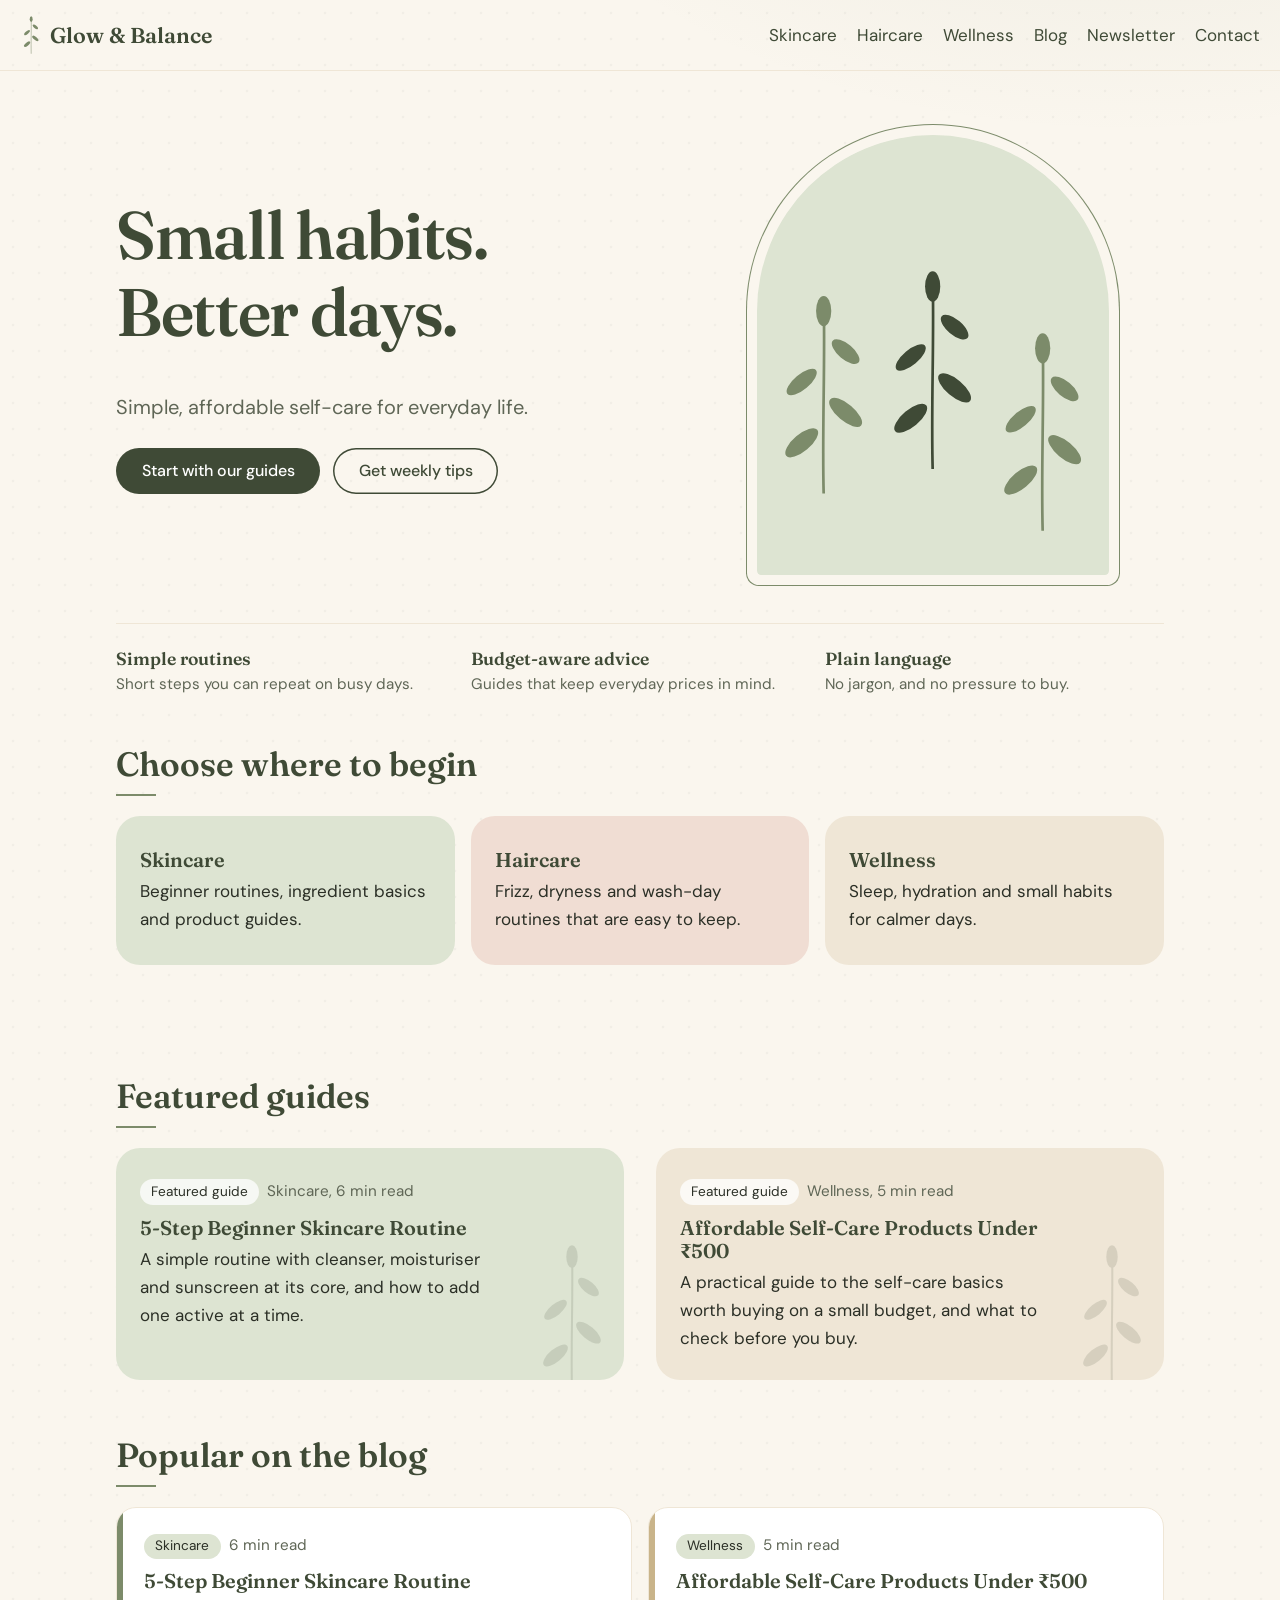
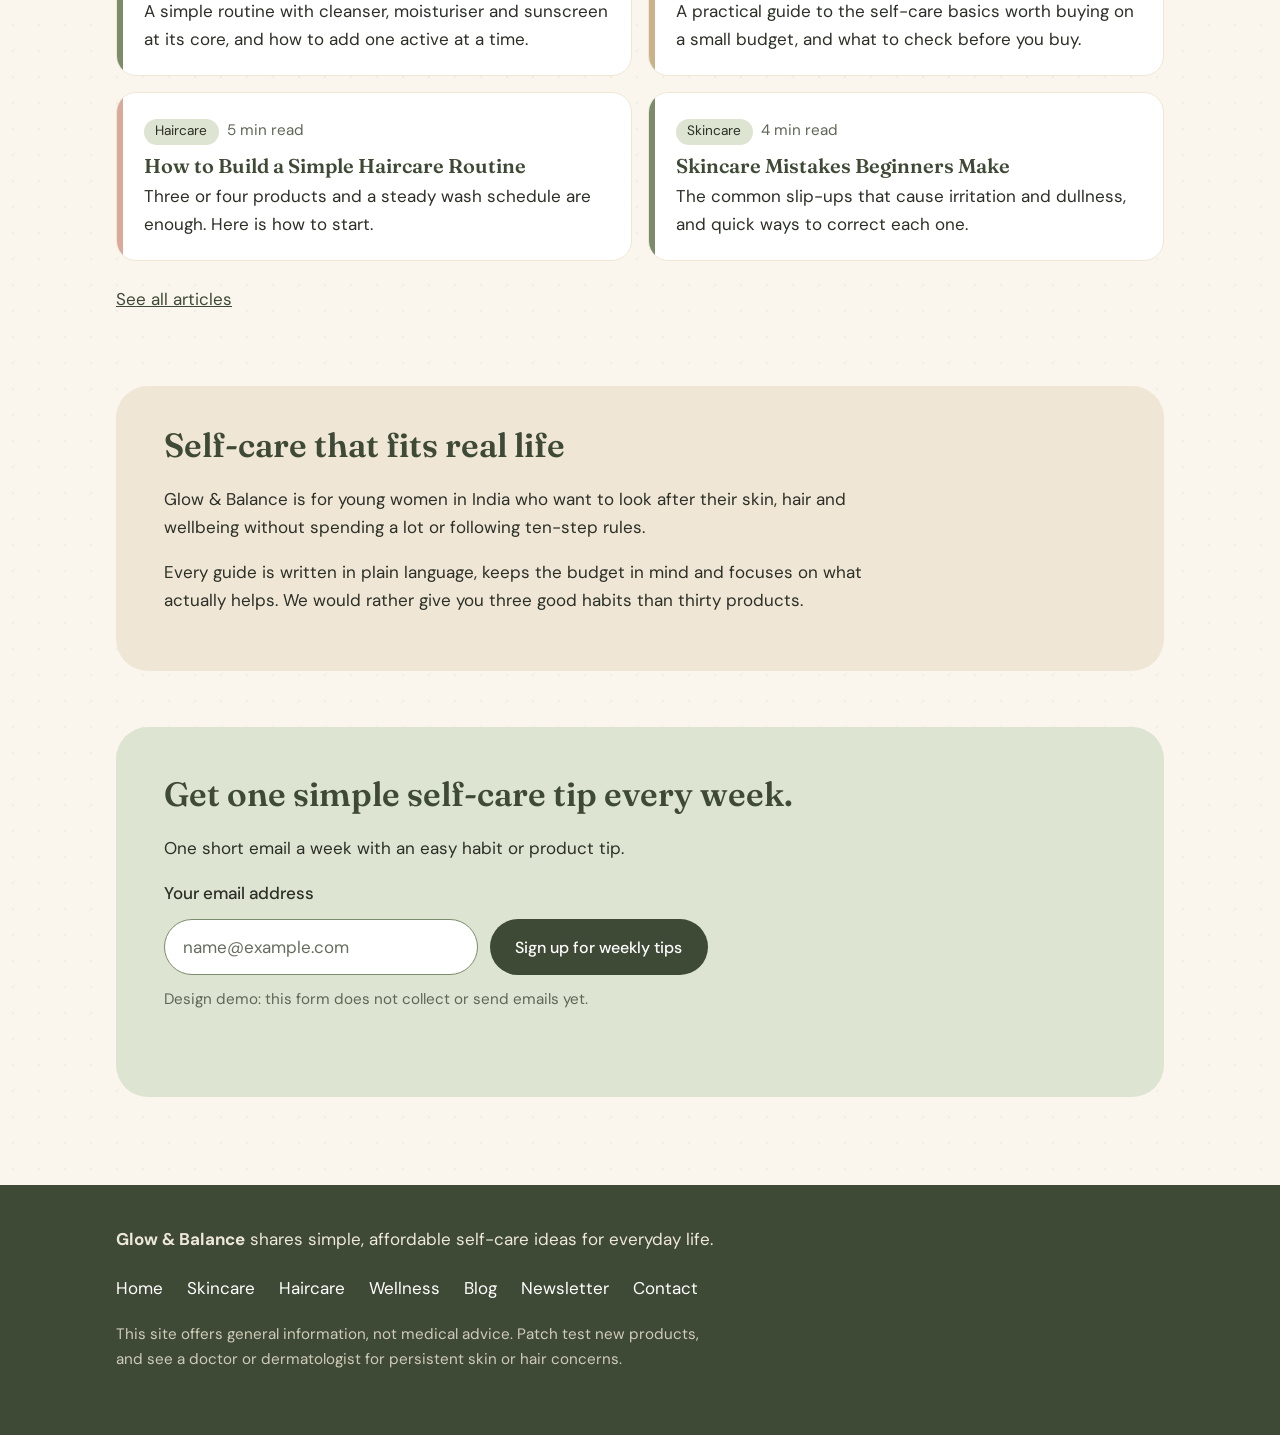
<file: index.html>
<!DOCTYPE html>
<html lang="en-IN">
<head>
<meta charset="utf-8">
<meta name="viewport" content="width=device-width, initial-scale=1, viewport-fit=cover">
<title>Glow &amp; Balance | Simple, affordable self-care for everyday life</title>
<meta name="description" content="Simple, affordable self-care for young women in India: beginner skincare, haircare and wellness routines, product guides and easy habits.">
<meta name="robots" content="index,follow">
<meta name="theme-color" content="#FAF6EE">
<link rel="canonical" href="https://www.example.com/">
<meta property="og:url" content="https://www.example.com/">
<meta property="og:type" content="website">
<meta property="og:site_name" content="Glow &amp; Balance">
<meta property="og:locale" content="en_IN">
<meta property="og:title" content="Glow &amp; Balance | Simple, affordable self-care for everyday life">
<meta property="og:description" content="Simple, affordable self-care for young women in India: beginner skincare, haircare and wellness routines, product guides and easy habits.">
<meta name="twitter:card" content="summary">
<link rel="icon" href="/assets/favicon.svg" type="image/svg+xml">
<link rel="preconnect" href="https://fonts.googleapis.com">
<link rel="preconnect" href="https://fonts.gstatic.com" crossorigin>
<link href="https://fonts.googleapis.com/css2?family=Fraunces:opsz,wght@9..144,400;9..144,600&family=DM+Sans:wght@400;500;700&display=swap" rel="stylesheet">
<link rel="stylesheet" href="/assets/styles.css">
<script>document.documentElement.className='js'</script>
<script type="application/ld+json">{"@context":"https://schema.org","@graph":[{"@type":"Organization","@id":"https://www.example.com/#org","name":"Glow & Balance","url":"https://www.example.com/","description":"Simple, affordable self-care for young women in India."},{"@type":"WebSite","@id":"https://www.example.com/#website","url":"https://www.example.com/","name":"Glow & Balance","inLanguage":"en-IN","publisher":{"@id":"https://www.example.com/#org"}}]}</script>
</head>
<body>
<svg width="0" height="0" style="position:absolute" aria-hidden="true"><symbol id="sprig" viewBox="0 0 60 120"><path d="M30 118C29 80 31 40 30 4" fill="none" stroke="currentColor" stroke-width="1.6"/><g fill="currentColor"><ellipse cx="17" cy="88" rx="12" ry="5" transform="rotate(-40 17 88)"/><ellipse cx="43" cy="70" rx="12" ry="5" transform="rotate(40 43 70)"/><ellipse cx="17" cy="52" rx="11" ry="4.5" transform="rotate(-40 17 52)"/><ellipse cx="43" cy="34" rx="10" ry="4.5" transform="rotate(40 43 34)"/><ellipse cx="30" cy="10" rx="4.5" ry="9"/></g></symbol></svg>
<a class="skip" href="#main">Skip to content</a>
<header><div class="bar">
<a class="logo" href="/" aria-current="page"><svg class="leaf leaf-a" aria-hidden="true"><use href="#sprig"/></svg>Glow &amp; Balance</a>
<button class="menu" type="button" aria-expanded="false" aria-controls="site-nav">Menu</button>
<nav id="site-nav" aria-label="Main"><ul>
<li><a href="/skincare/">Skincare</a></li><li><a href="/haircare/">Haircare</a></li><li><a href="/wellness/">Wellness</a></li><li><a href="/blog/">Blog</a></li><li><a href="/newsletter/">Newsletter</a></li><li><a href="/contact/">Contact</a></li>
</ul></nav></div></header>
<main id="main">
<div class="wrap home"><div class="hero"><div><h1>Small habits. Better days.</h1><p class="lead">Simple, affordable self-care for everyday life.</p><p><a class="btn" href="/blog/">Start with our guides</a> <a class="btn light" href="/newsletter/">Get weekly tips</a></p></div>
<div class="arch" role="img" aria-label="Illustration of three green botanical sprigs"><svg class="leaf leaf-a"><use href="#sprig"/></svg><svg class="leaf leaf-b"><use href="#sprig"/></svg><svg class="leaf leaf-c"><use href="#sprig"/></svg></div></div>
<ul class="pr"><li><strong>Simple routines</strong><span>Short steps you can repeat on busy days.</span></li><li><strong>Budget-aware advice</strong><span>Guides that keep everyday prices in mind.</span></li><li><strong>Plain language</strong><span>No jargon, and no pressure to buy.</span></li></ul>
<section style="padding-top:3rem"><h2>Choose where to begin</h2><div class="cats">
<a class="cat c1" href="/skincare/"><h3>Skincare</h3><p>Beginner routines, ingredient basics and product guides.</p></a>
<a class="cat c2" href="/haircare/"><h3>Haircare</h3><p>Frizz, dryness and wash-day routines that are easy to keep.</p></a>
<a class="cat c3" href="/wellness/"><h3>Wellness</h3><p>Sleep, hydration and small habits for calmer days.</p></a></div></section>
<section><h2>Featured guides</h2><div class="two"><div class="feat skincare"><svg class="leaf leaf-b" aria-hidden="true"><use href="#sprig"/></svg><span class="tag">Featured guide</span><span class="small">Skincare, 6 min read</span><h3><a href="/blog/5-step-beginner-skincare-routine/">5-Step Beginner Skincare Routine</a></h3><p>A simple routine with cleanser, moisturiser and sunscreen at its core, and how to add one active at a time.</p></div><div class="feat wellness"><svg class="leaf leaf-b" aria-hidden="true"><use href="#sprig"/></svg><span class="tag">Featured guide</span><span class="small">Wellness, 5 min read</span><h3><a href="/blog/affordable-self-care-products-under-500/">Affordable Self-Care Products Under ₹500</a></h3><p>A practical guide to the self-care basics worth buying on a small budget, and what to check before you buy.</p></div></div></section>
<section style="padding-top:0"><h2>Popular on the blog</h2><ul class="posts"><li class="post skincare"><span class="tag">Skincare</span><span class="small">6 min read</span><h3><a href="/blog/5-step-beginner-skincare-routine/">5-Step Beginner Skincare Routine</a></h3><p>A simple routine with cleanser, moisturiser and sunscreen at its core, and how to add one active at a time.</p></li><li class="post wellness"><span class="tag">Wellness</span><span class="small">5 min read</span><h3><a href="/blog/affordable-self-care-products-under-500/">Affordable Self-Care Products Under ₹500</a></h3><p>A practical guide to the self-care basics worth buying on a small budget, and what to check before you buy.</p></li><li class="post haircare"><span class="tag">Haircare</span><span class="small">5 min read</span><h3><a href="/blog/how-to-build-a-simple-haircare-routine/">How to Build a Simple Haircare Routine</a></h3><p>Three or four products and a steady wash schedule are enough. Here is how to start.</p></li><li class="post skincare"><span class="tag">Skincare</span><span class="small">4 min read</span><h3><a href="/blog/skincare-mistakes-beginners-make/">Skincare Mistakes Beginners Make</a></h3><p>The common slip-ups that cause irritation and dullness, and quick ways to correct each one.</p></li></ul><p style="margin-top:1.5rem"><a href="/blog/">See all articles</a></p></section>
<section style="padding-top:0"><div class="about"><h2>Self-care that fits real life</h2><p>Glow &amp; Balance is for young women in India who want to look after their skin, hair and wellbeing without spending a lot or following ten-step rules.</p><p>Every guide is written in plain language, keeps the budget in mind and focuses on what actually helps. We would rather give you three good habits than thirty products.</p></div></section>
<section style="padding-top:0"><div class="nl"><h2>Get one simple self-care tip every week.</h2><p>One short email a week with an easy habit or product tip.</p>
<form novalidate><label for="em1">Your email address</label><input id="em1" type="email" name="email" placeholder="name@example.com" autocomplete="email" aria-describedby="mem1" required><button class="btn" type="submit">Sign up for weekly tips</button></form><p class="small">Design demo: this form does not collect or send emails yet.</p><p class="msg" id="mem1" role="status" aria-live="polite"></p></div></section></div>
</main>
<footer><div class="wrap">
<p><strong>Glow &amp; Balance</strong> shares simple, affordable self-care ideas for everyday life.</p>
<nav aria-label="Footer"><ul><li><a href="/">Home</a></li><li><a href="/skincare/">Skincare</a></li><li><a href="/haircare/">Haircare</a></li><li><a href="/wellness/">Wellness</a></li><li><a href="/blog/">Blog</a></li><li><a href="/newsletter/">Newsletter</a></li><li><a href="/contact/">Contact</a></li></ul></nav>
<p class="small" style="color:#CFCBB9">This site offers general information, not medical advice. Patch test new products, and see a doctor or dermatologist for persistent skin or hair concerns.</p>
</div></footer>
<script src="/assets/site.js" defer></script>
</body>
</html>
</file>
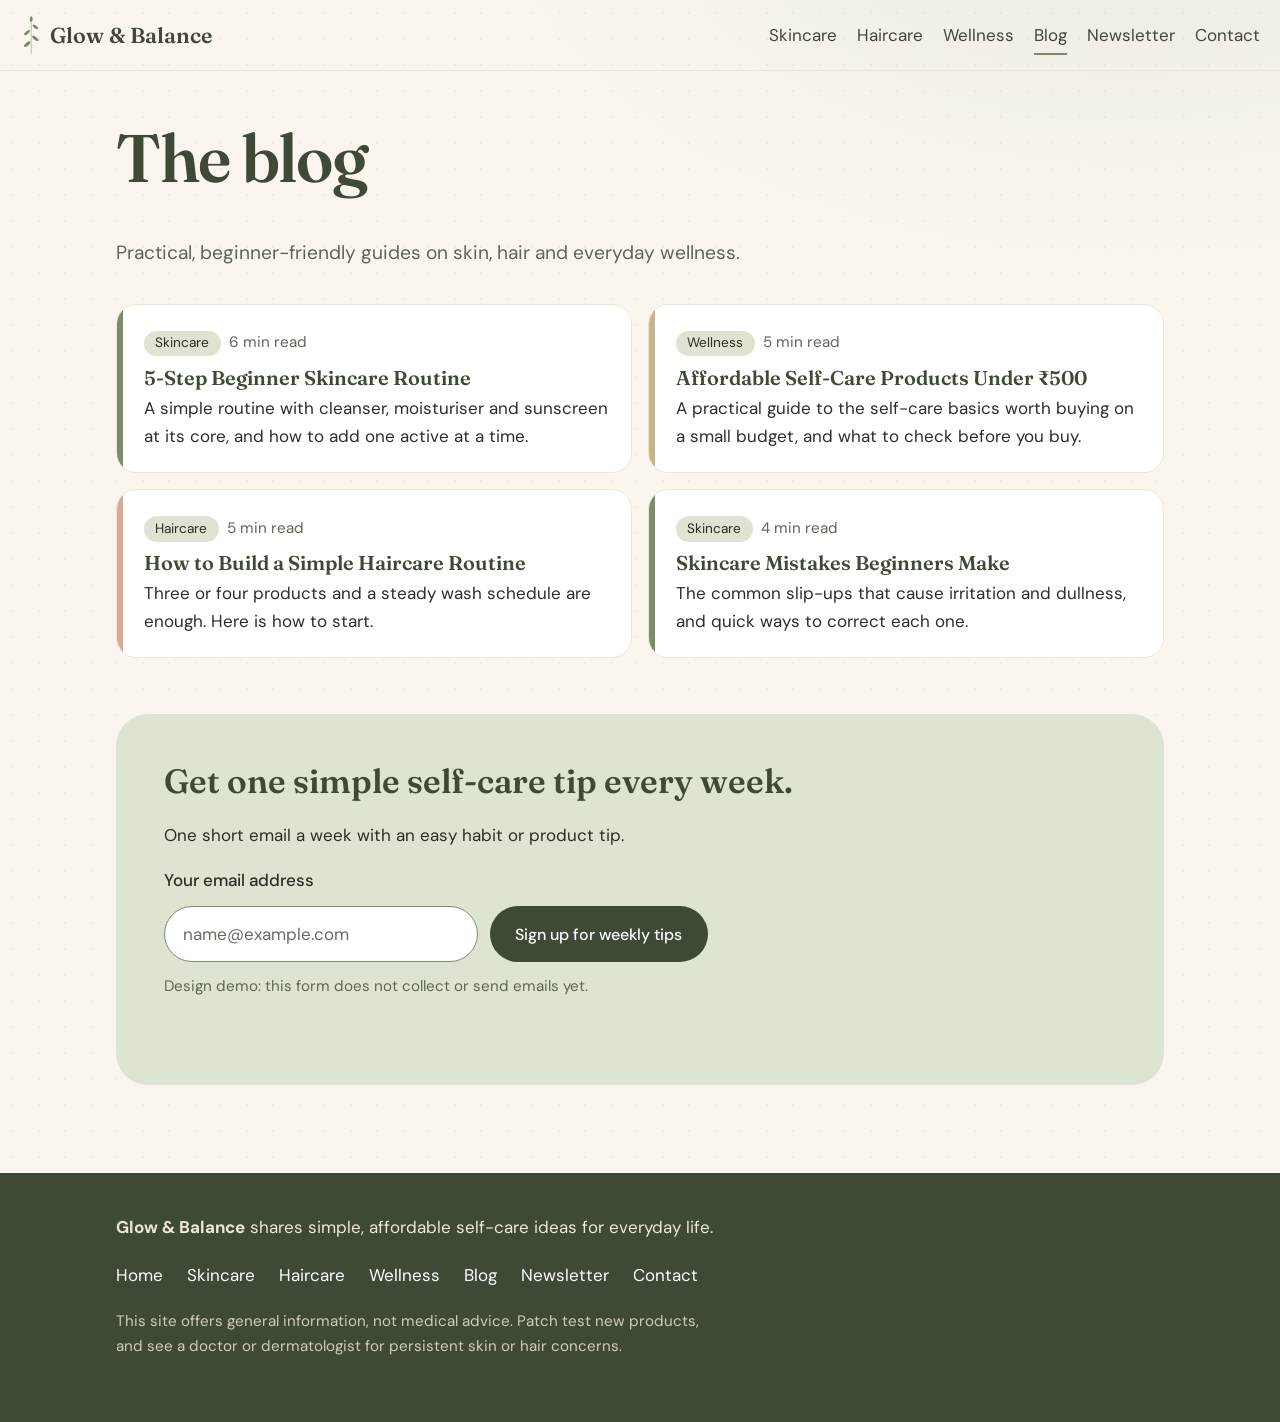
<file: blog/index.html>
<!DOCTYPE html>
<html lang="en-IN">
<head>
<meta charset="utf-8">
<meta name="viewport" content="width=device-width, initial-scale=1, viewport-fit=cover">
<title>Self-care blog: skin, hair, wellness | Glow &amp; Balance</title>
<meta name="description" content="Beginner-friendly guides on skincare, haircare and wellness, written in plain language with the budget in mind.">
<meta name="robots" content="index,follow">
<meta name="theme-color" content="#FAF6EE">
<link rel="canonical" href="https://www.example.com/blog/">
<meta property="og:url" content="https://www.example.com/blog/">
<meta property="og:type" content="website">
<meta property="og:site_name" content="Glow &amp; Balance">
<meta property="og:locale" content="en_IN">
<meta property="og:title" content="Self-care blog: skin, hair, wellness | Glow &amp; Balance">
<meta property="og:description" content="Beginner-friendly guides on skincare, haircare and wellness, written in plain language with the budget in mind.">
<meta name="twitter:card" content="summary">
<link rel="icon" href="/assets/favicon.svg" type="image/svg+xml">
<link rel="preconnect" href="https://fonts.googleapis.com">
<link rel="preconnect" href="https://fonts.gstatic.com" crossorigin>
<link href="https://fonts.googleapis.com/css2?family=Fraunces:opsz,wght@9..144,400;9..144,600&family=DM+Sans:wght@400;500;700&display=swap" rel="stylesheet">
<link rel="stylesheet" href="/assets/styles.css">
<script>document.documentElement.className='js'</script>

</head>
<body>
<svg width="0" height="0" style="position:absolute" aria-hidden="true"><symbol id="sprig" viewBox="0 0 60 120"><path d="M30 118C29 80 31 40 30 4" fill="none" stroke="currentColor" stroke-width="1.6"/><g fill="currentColor"><ellipse cx="17" cy="88" rx="12" ry="5" transform="rotate(-40 17 88)"/><ellipse cx="43" cy="70" rx="12" ry="5" transform="rotate(40 43 70)"/><ellipse cx="17" cy="52" rx="11" ry="4.5" transform="rotate(-40 17 52)"/><ellipse cx="43" cy="34" rx="10" ry="4.5" transform="rotate(40 43 34)"/><ellipse cx="30" cy="10" rx="4.5" ry="9"/></g></symbol></svg>
<a class="skip" href="#main">Skip to content</a>
<header><div class="bar">
<a class="logo" href="/"><svg class="leaf leaf-a" aria-hidden="true"><use href="#sprig"/></svg>Glow &amp; Balance</a>
<button class="menu" type="button" aria-expanded="false" aria-controls="site-nav">Menu</button>
<nav id="site-nav" aria-label="Main"><ul>
<li><a href="/skincare/">Skincare</a></li><li><a href="/haircare/">Haircare</a></li><li><a href="/wellness/">Wellness</a></li><li><a href="/blog/" aria-current="page">Blog</a></li><li><a href="/newsletter/">Newsletter</a></li><li><a href="/contact/">Contact</a></li>
</ul></nav></div></header>
<main id="main">
<div class="wrap"><div class="pagehead"><h1>The blog</h1><p>Practical, beginner-friendly guides on skin, hair and everyday wellness.</p></div><h2 class="vh">All articles</h2><ul class="posts"><li class="post skincare"><span class="tag">Skincare</span><span class="small">6 min read</span><h3><a href="/blog/5-step-beginner-skincare-routine/">5-Step Beginner Skincare Routine</a></h3><p>A simple routine with cleanser, moisturiser and sunscreen at its core, and how to add one active at a time.</p></li><li class="post wellness"><span class="tag">Wellness</span><span class="small">5 min read</span><h3><a href="/blog/affordable-self-care-products-under-500/">Affordable Self-Care Products Under ₹500</a></h3><p>A practical guide to the self-care basics worth buying on a small budget, and what to check before you buy.</p></li><li class="post haircare"><span class="tag">Haircare</span><span class="small">5 min read</span><h3><a href="/blog/how-to-build-a-simple-haircare-routine/">How to Build a Simple Haircare Routine</a></h3><p>Three or four products and a steady wash schedule are enough. Here is how to start.</p></li><li class="post skincare"><span class="tag">Skincare</span><span class="small">4 min read</span><h3><a href="/blog/skincare-mistakes-beginners-make/">Skincare Mistakes Beginners Make</a></h3><p>The common slip-ups that cause irritation and dullness, and quick ways to correct each one.</p></li></ul><section><div class="nl"><h2>Get one simple self-care tip every week.</h2><p>One short email a week with an easy habit or product tip.</p>
<form novalidate><label for="em1">Your email address</label><input id="em1" type="email" name="email" placeholder="name@example.com" autocomplete="email" aria-describedby="mem1" required><button class="btn" type="submit">Sign up for weekly tips</button></form><p class="small">Design demo: this form does not collect or send emails yet.</p><p class="msg" id="mem1" role="status" aria-live="polite"></p></div></section></div>
</main>
<footer><div class="wrap">
<p><strong>Glow &amp; Balance</strong> shares simple, affordable self-care ideas for everyday life.</p>
<nav aria-label="Footer"><ul><li><a href="/">Home</a></li><li><a href="/skincare/">Skincare</a></li><li><a href="/haircare/">Haircare</a></li><li><a href="/wellness/">Wellness</a></li><li><a href="/blog/">Blog</a></li><li><a href="/newsletter/">Newsletter</a></li><li><a href="/contact/">Contact</a></li></ul></nav>
<p class="small" style="color:#CFCBB9">This site offers general information, not medical advice. Patch test new products, and see a doctor or dermatologist for persistent skin or hair concerns.</p>
</div></footer>
<script src="/assets/site.js" defer></script>
</body>
</html>
</file>
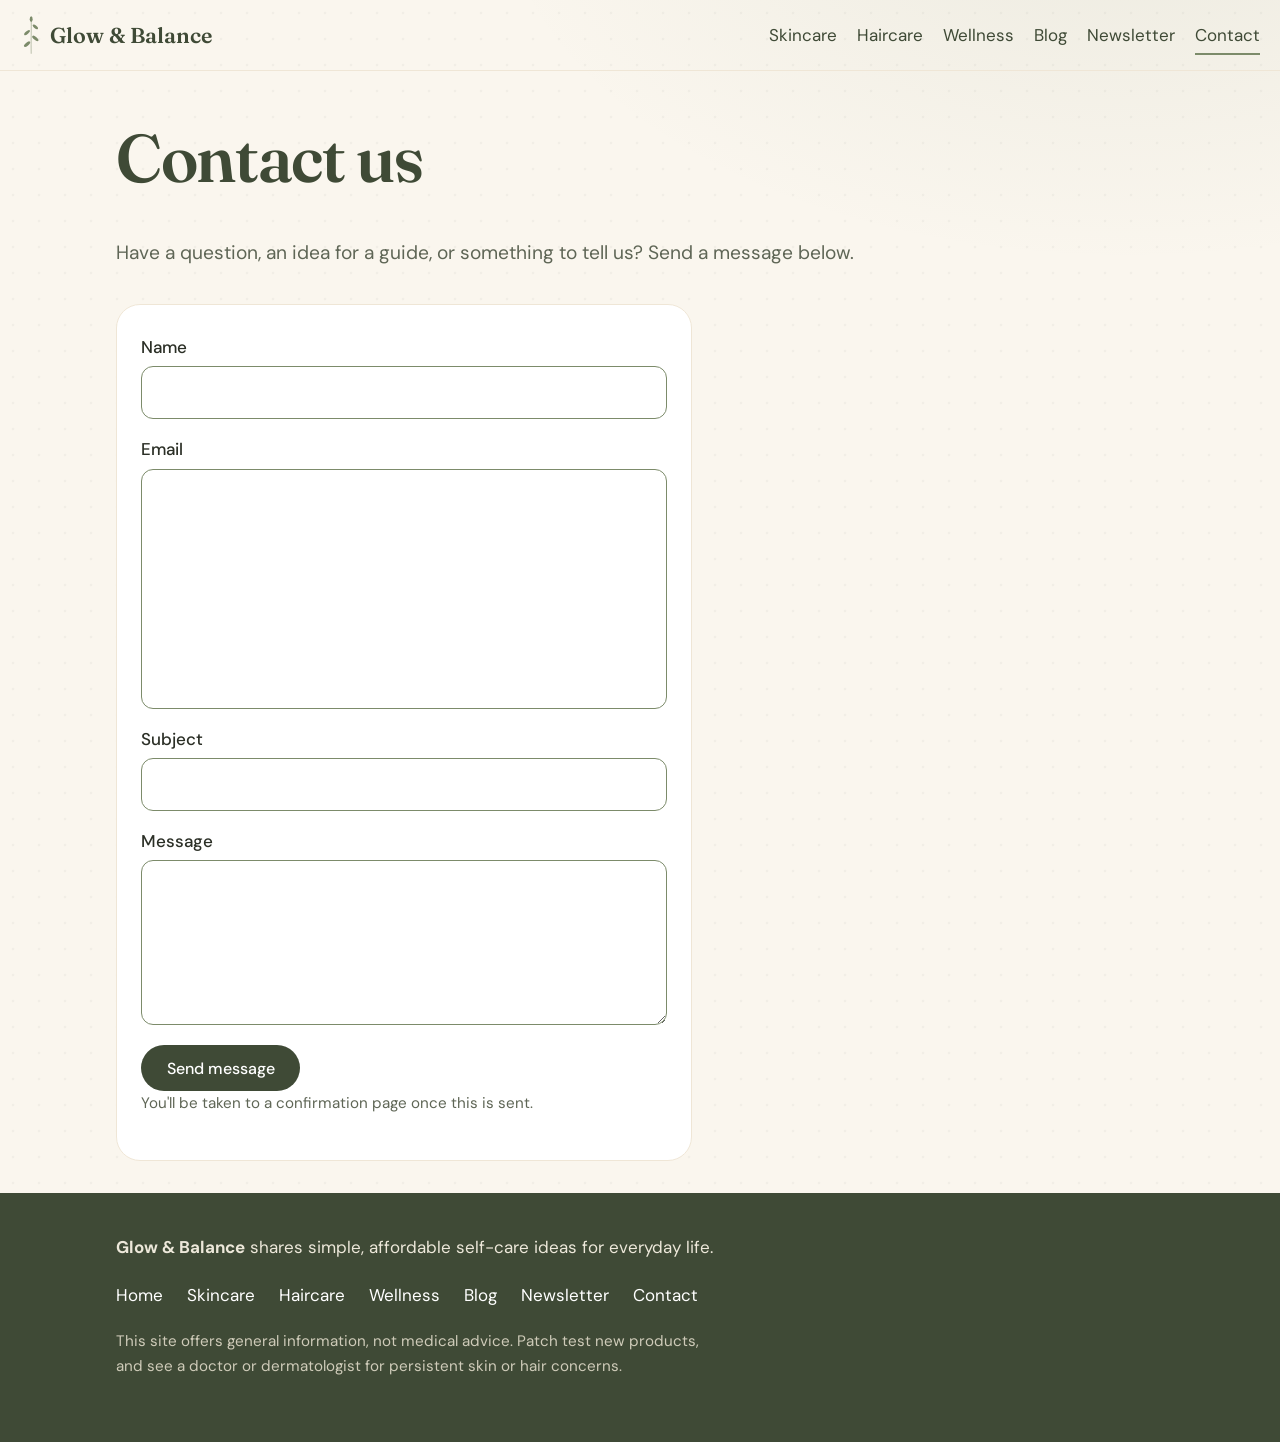
<file: contact/index.html>
<!DOCTYPE html>
<html lang="en-IN">
<head>
<meta charset="utf-8">
<meta name="viewport" content="width=device-width, initial-scale=1, viewport-fit=cover">
<title>Contact us | Glow &amp; Balance</title>
<meta name="description" content="Send the Glow &amp; Balance team a question, an idea for a guide or some feedback. We read every message and reply when a response is needed.">
<meta name="robots" content="index,follow">
<meta name="theme-color" content="#FAF6EE">
<link rel="canonical" href="https://www.example.com/contact/">
<meta property="og:url" content="https://www.example.com/contact/">
<meta property="og:type" content="website">
<meta property="og:site_name" content="Glow &amp; Balance">
<meta property="og:locale" content="en_IN">
<meta property="og:title" content="Contact us | Glow &amp; Balance">
<meta property="og:description" content="Send the Glow &amp; Balance team a question, an idea for a guide or some feedback. We read every message and reply when a response is needed.">
<meta name="twitter:card" content="summary">
<link rel="icon" href="/assets/favicon.svg" type="image/svg+xml">
<link rel="preconnect" href="https://fonts.googleapis.com">
<link rel="preconnect" href="https://fonts.gstatic.com" crossorigin>
<link href="https://fonts.googleapis.com/css2?family=Fraunces:opsz,wght@9..144,400;9..144,600&family=DM+Sans:wght@400;500;700&display=swap" rel="stylesheet">
<link rel="stylesheet" href="/assets/styles.css">
<script>document.documentElement.className='js'</script>

</head>
<body>
<svg width="0" height="0" style="position:absolute" aria-hidden="true"><symbol id="sprig" viewBox="0 0 60 120"><path d="M30 118C29 80 31 40 30 4" fill="none" stroke="currentColor" stroke-width="1.6"/><g fill="currentColor"><ellipse cx="17" cy="88" rx="12" ry="5" transform="rotate(-40 17 88)"/><ellipse cx="43" cy="70" rx="12" ry="5" transform="rotate(40 43 70)"/><ellipse cx="17" cy="52" rx="11" ry="4.5" transform="rotate(-40 17 52)"/><ellipse cx="43" cy="34" rx="10" ry="4.5" transform="rotate(40 43 34)"/><ellipse cx="30" cy="10" rx="4.5" ry="9"/></g></symbol></svg>
<a class="skip" href="#main">Skip to content</a>
<header><div class="bar">
<a class="logo" href="/"><svg class="leaf leaf-a" aria-hidden="true"><use href="#sprig"/></svg>Glow &amp; Balance</a>
<button class="menu" type="button" aria-expanded="false" aria-controls="site-nav">Menu</button>
<nav id="site-nav" aria-label="Main"><ul>
<li><a href="/skincare/">Skincare</a></li><li><a href="/haircare/">Haircare</a></li><li><a href="/wellness/">Wellness</a></li><li><a href="/blog/">Blog</a></li><li><a href="/newsletter/">Newsletter</a></li><li><a href="/contact/" aria-current="page">Contact</a></li>
</ul></nav></div></header>
<main id="main">
<div class="wrap"><div class="pagehead"><h1>Contact us</h1><p>Have a question, an idea for a guide, or something to tell us? Send a message below.</p></div>
<div class="form-card">
<form class="formsubmit-form" action="https://formsubmit.co/kajalbvcoew@gmail.com" method="POST">
<input type="hidden" name="_subject" value="New Glow &amp; Balance Contact Message">
<input type="hidden" name="_template" value="table">
<div class="field"><label for="c-name">Name</label><input id="c-name" type="text" name="Name" autocomplete="name" required></div>
<div class="field"><label for="c-email">Email</label><input id="c-email" type="email" name="Email" autocomplete="email" required></div>
<div class="field"><label for="c-subject">Subject</label><input id="c-subject" type="text" name="Subject" required></div>
<div class="field"><label for="c-message">Message</label><textarea id="c-message" name="Message" rows="5" required></textarea></div>
<button class="btn" type="submit">Send message</button>
<p class="small">You'll be taken to a confirmation page once this is sent.</p>
</form></div></div>
</main>
<footer><div class="wrap">
<p><strong>Glow &amp; Balance</strong> shares simple, affordable self-care ideas for everyday life.</p>
<nav aria-label="Footer"><ul><li><a href="/">Home</a></li><li><a href="/skincare/">Skincare</a></li><li><a href="/haircare/">Haircare</a></li><li><a href="/wellness/">Wellness</a></li><li><a href="/blog/">Blog</a></li><li><a href="/newsletter/">Newsletter</a></li><li><a href="/contact/">Contact</a></li></ul></nav>
<p class="small" style="color:#CFCBB9">This site offers general information, not medical advice. Patch test new products, and see a doctor or dermatologist for persistent skin or hair concerns.</p>
</div></footer>
<script src="/assets/site.js" defer></script>
</body>
</html>
</file>
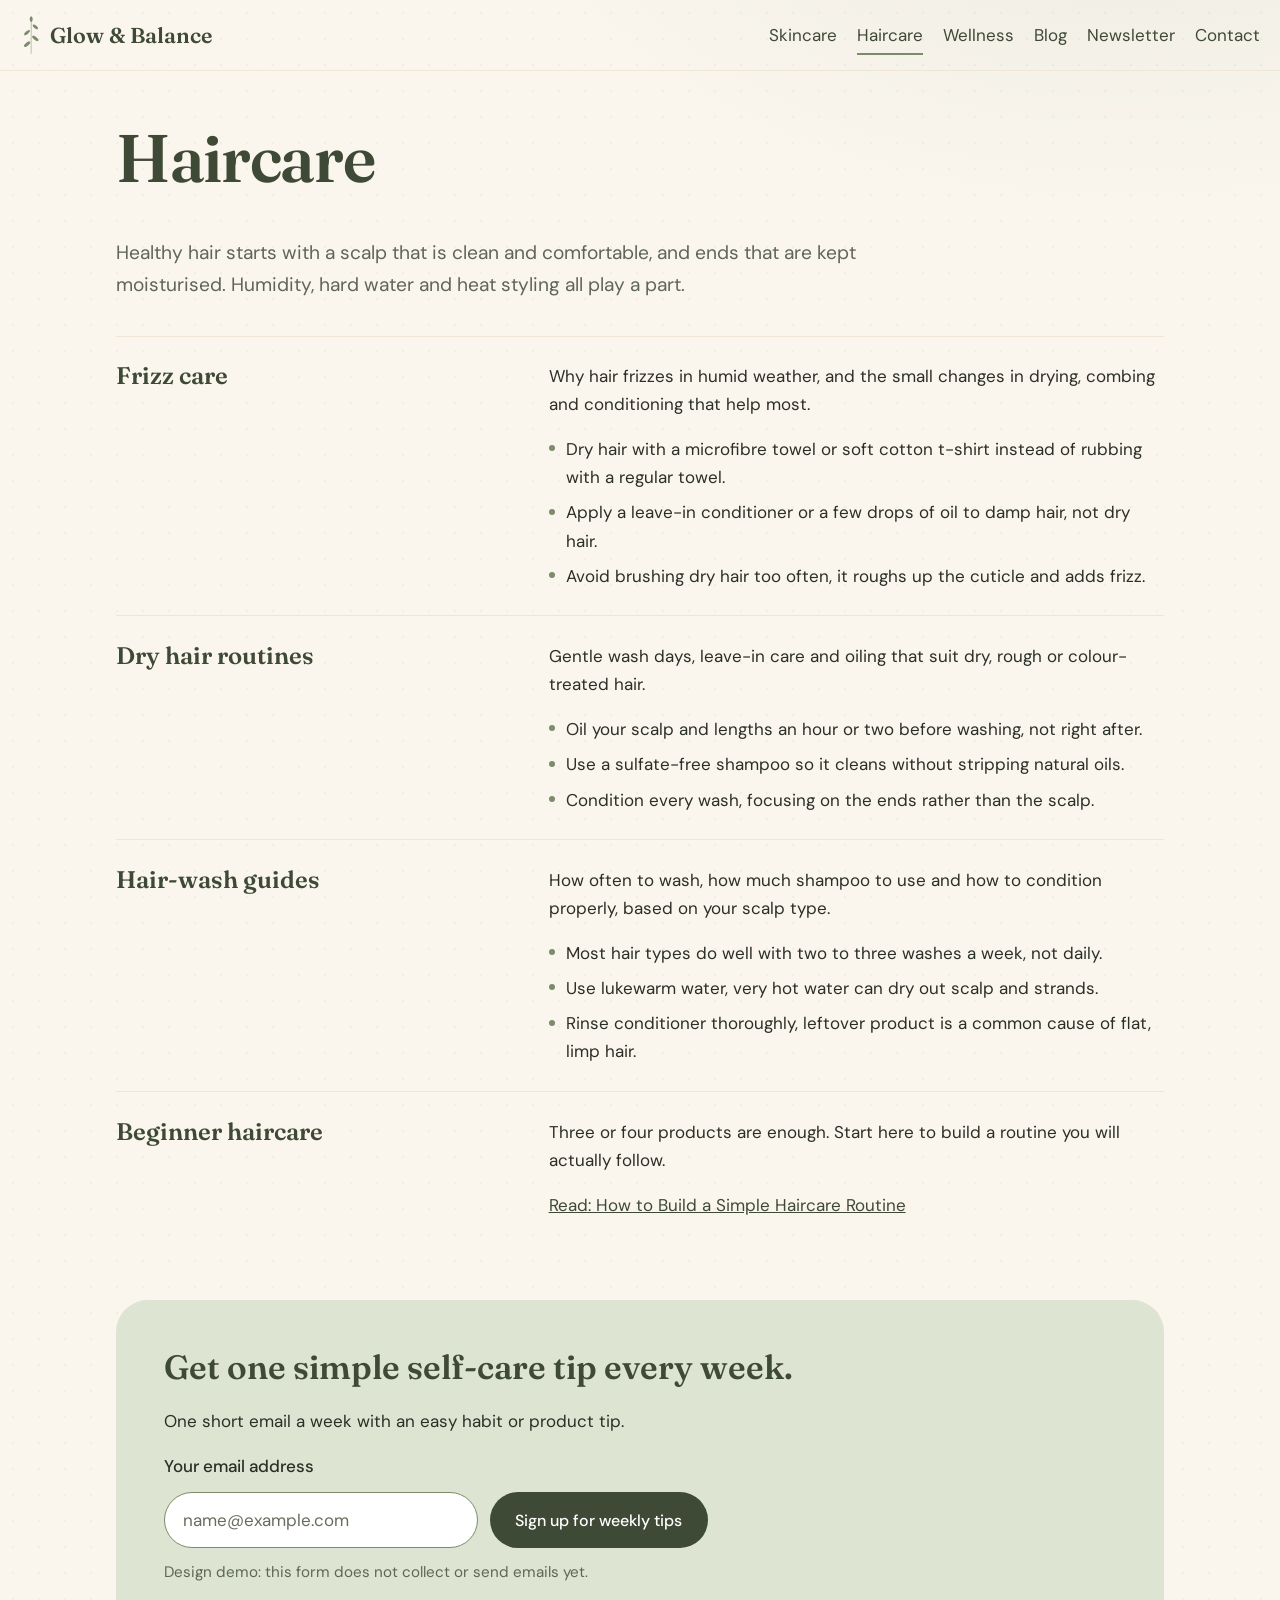
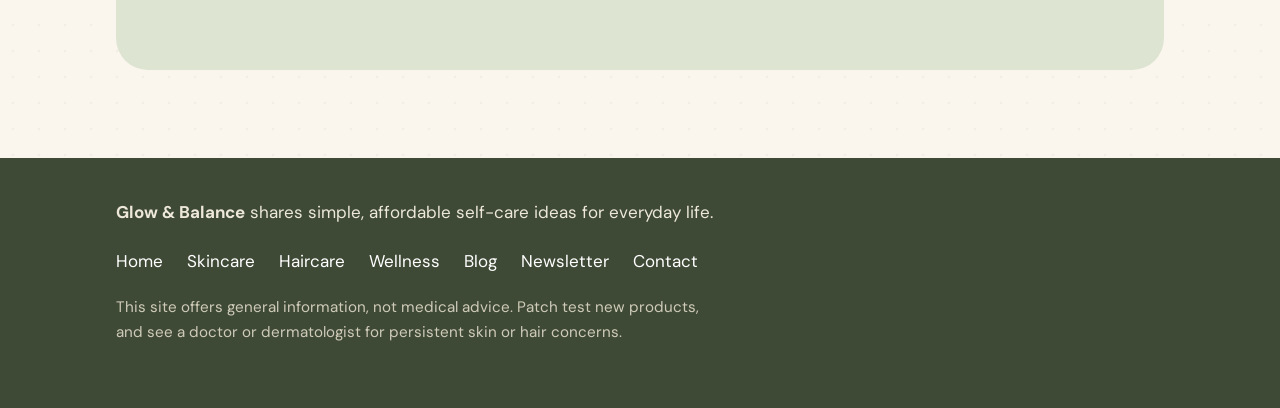
<file: haircare/index.html>
<!DOCTYPE html>
<html lang="en-IN">
<head>
<meta charset="utf-8">
<meta name="viewport" content="width=device-width, initial-scale=1, viewport-fit=cover">
<title>Haircare basics and routines | Glow &amp; Balance</title>
<meta name="description" content="Simple haircare for frizz, dryness and everyday washing, with routines that fit Indian weather and budgets.">
<meta name="robots" content="index,follow">
<meta name="theme-color" content="#FAF6EE">
<link rel="canonical" href="https://www.example.com/haircare/">
<meta property="og:url" content="https://www.example.com/haircare/">
<meta property="og:type" content="website">
<meta property="og:site_name" content="Glow &amp; Balance">
<meta property="og:locale" content="en_IN">
<meta property="og:title" content="Haircare basics and routines | Glow &amp; Balance">
<meta property="og:description" content="Simple haircare for frizz, dryness and everyday washing, with routines that fit Indian weather and budgets.">
<meta name="twitter:card" content="summary">
<link rel="icon" href="/assets/favicon.svg" type="image/svg+xml">
<link rel="preconnect" href="https://fonts.googleapis.com">
<link rel="preconnect" href="https://fonts.gstatic.com" crossorigin>
<link href="https://fonts.googleapis.com/css2?family=Fraunces:opsz,wght@9..144,400;9..144,600&family=DM+Sans:wght@400;500;700&display=swap" rel="stylesheet">
<link rel="stylesheet" href="/assets/styles.css">
<script>document.documentElement.className='js'</script>

</head>
<body>
<svg width="0" height="0" style="position:absolute" aria-hidden="true"><symbol id="sprig" viewBox="0 0 60 120"><path d="M30 118C29 80 31 40 30 4" fill="none" stroke="currentColor" stroke-width="1.6"/><g fill="currentColor"><ellipse cx="17" cy="88" rx="12" ry="5" transform="rotate(-40 17 88)"/><ellipse cx="43" cy="70" rx="12" ry="5" transform="rotate(40 43 70)"/><ellipse cx="17" cy="52" rx="11" ry="4.5" transform="rotate(-40 17 52)"/><ellipse cx="43" cy="34" rx="10" ry="4.5" transform="rotate(40 43 34)"/><ellipse cx="30" cy="10" rx="4.5" ry="9"/></g></symbol></svg>
<a class="skip" href="#main">Skip to content</a>
<header><div class="bar">
<a class="logo" href="/"><svg class="leaf leaf-a" aria-hidden="true"><use href="#sprig"/></svg>Glow &amp; Balance</a>
<button class="menu" type="button" aria-expanded="false" aria-controls="site-nav">Menu</button>
<nav id="site-nav" aria-label="Main"><ul>
<li><a href="/skincare/">Skincare</a></li><li><a href="/haircare/" aria-current="page">Haircare</a></li><li><a href="/wellness/">Wellness</a></li><li><a href="/blog/">Blog</a></li><li><a href="/newsletter/">Newsletter</a></li><li><a href="/contact/">Contact</a></li>
</ul></nav></div></header>
<main id="main">
<div class="wrap"><div class="pagehead"><h1>Haircare</h1><p>Healthy hair starts with a scalp that is clean and comfortable, and ends that are kept moisturised. Humidity, hard water and heat styling all play a part.</p></div><div class="topic"><h2>Frizz care</h2><div><p>Why hair frizzes in humid weather, and the small changes in drying, combing and conditioning that help most.</p><ul class="mini"><li>Dry hair with a microfibre towel or soft cotton t-shirt instead of rubbing with a regular towel.</li><li>Apply a leave-in conditioner or a few drops of oil to damp hair, not dry hair.</li><li>Avoid brushing dry hair too often, it roughs up the cuticle and adds frizz.</li></ul></div></div><div class="topic"><h2>Dry hair routines</h2><div><p>Gentle wash days, leave-in care and oiling that suit dry, rough or colour-treated hair.</p><ul class="mini"><li>Oil your scalp and lengths an hour or two before washing, not right after.</li><li>Use a sulfate-free shampoo so it cleans without stripping natural oils.</li><li>Condition every wash, focusing on the ends rather than the scalp.</li></ul></div></div><div class="topic"><h2>Hair-wash guides</h2><div><p>How often to wash, how much shampoo to use and how to condition properly, based on your scalp type.</p><ul class="mini"><li>Most hair types do well with two to three washes a week, not daily.</li><li>Use lukewarm water, very hot water can dry out scalp and strands.</li><li>Rinse conditioner thoroughly, leftover product is a common cause of flat, limp hair.</li></ul></div></div><div class="topic"><h2>Beginner haircare</h2><div><p>Three or four products are enough. Start here to build a routine you will actually follow.</p><a href="/blog/how-to-build-a-simple-haircare-routine/">Read: How to Build a Simple Haircare Routine</a></div></div><section><div class="nl"><h2>Get one simple self-care tip every week.</h2><p>One short email a week with an easy habit or product tip.</p>
<form novalidate><label for="em1">Your email address</label><input id="em1" type="email" name="email" placeholder="name@example.com" autocomplete="email" aria-describedby="mem1" required><button class="btn" type="submit">Sign up for weekly tips</button></form><p class="small">Design demo: this form does not collect or send emails yet.</p><p class="msg" id="mem1" role="status" aria-live="polite"></p></div></section></div>
</main>
<footer><div class="wrap">
<p><strong>Glow &amp; Balance</strong> shares simple, affordable self-care ideas for everyday life.</p>
<nav aria-label="Footer"><ul><li><a href="/">Home</a></li><li><a href="/skincare/">Skincare</a></li><li><a href="/haircare/">Haircare</a></li><li><a href="/wellness/">Wellness</a></li><li><a href="/blog/">Blog</a></li><li><a href="/newsletter/">Newsletter</a></li><li><a href="/contact/">Contact</a></li></ul></nav>
<p class="small" style="color:#CFCBB9">This site offers general information, not medical advice. Patch test new products, and see a doctor or dermatologist for persistent skin or hair concerns.</p>
</div></footer>
<script src="/assets/site.js" defer></script>
</body>
</html>
</file>
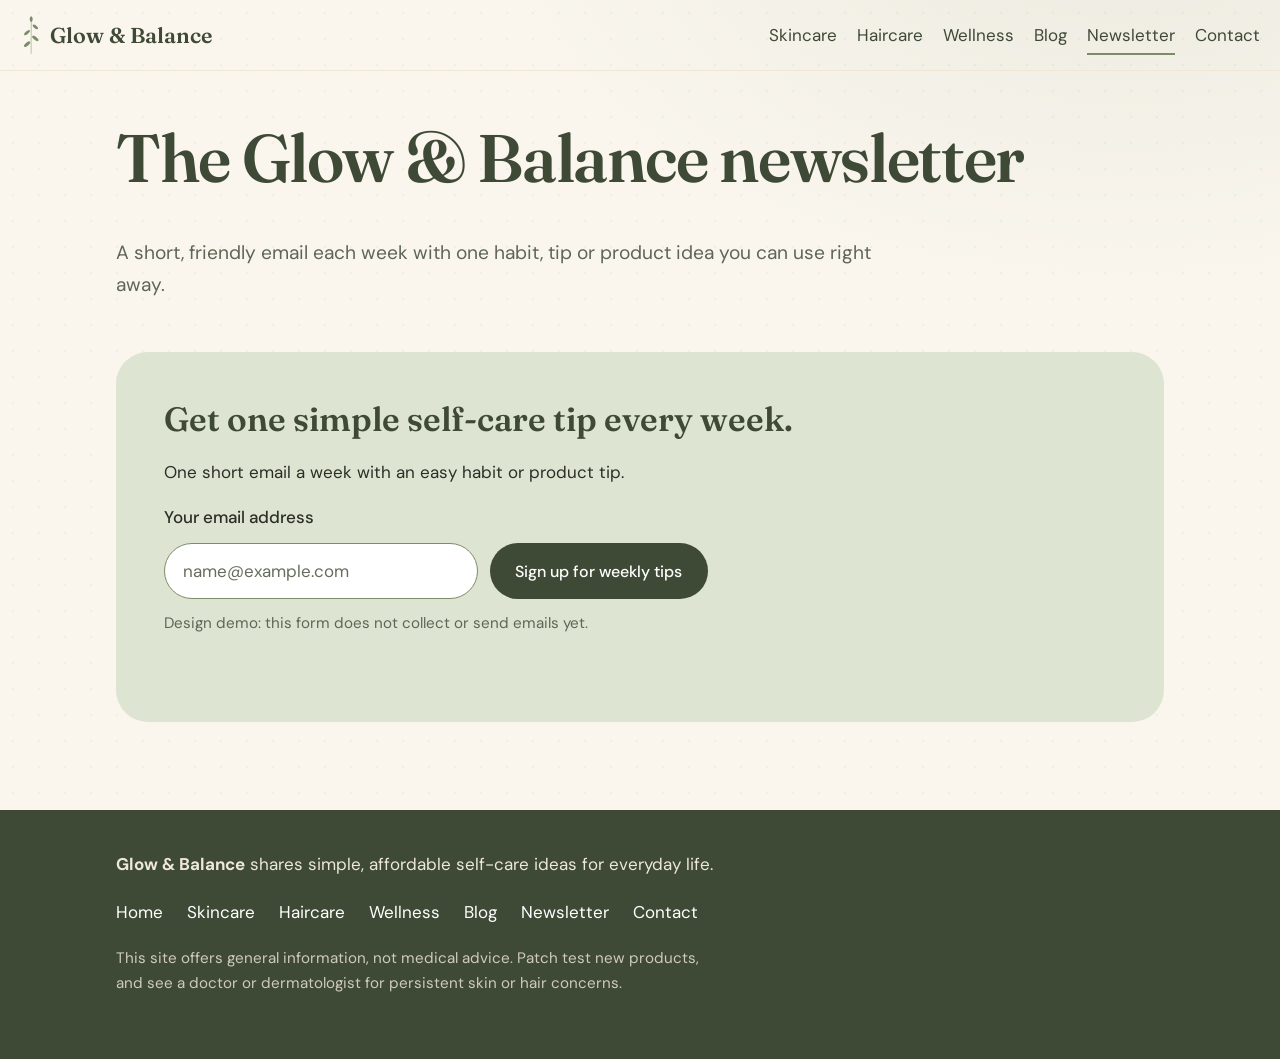
<file: newsletter/index.html>
<!DOCTYPE html>
<html lang="en-IN">
<head>
<meta charset="utf-8">
<meta name="viewport" content="width=device-width, initial-scale=1, viewport-fit=cover">
<title>Weekly self-care tip newsletter | Glow &amp; Balance</title>
<meta name="description" content="Get one simple, practical self-care tip a week from Glow &amp; Balance, covering skincare, haircare and everyday wellness habits.">
<meta name="robots" content="index,follow">
<meta name="theme-color" content="#FAF6EE">
<link rel="canonical" href="https://www.example.com/newsletter/">
<meta property="og:url" content="https://www.example.com/newsletter/">
<meta property="og:type" content="website">
<meta property="og:site_name" content="Glow &amp; Balance">
<meta property="og:locale" content="en_IN">
<meta property="og:title" content="Weekly self-care tip newsletter | Glow &amp; Balance">
<meta property="og:description" content="Get one simple, practical self-care tip a week from Glow &amp; Balance, covering skincare, haircare and everyday wellness habits.">
<meta name="twitter:card" content="summary">
<link rel="icon" href="/assets/favicon.svg" type="image/svg+xml">
<link rel="preconnect" href="https://fonts.googleapis.com">
<link rel="preconnect" href="https://fonts.gstatic.com" crossorigin>
<link href="https://fonts.googleapis.com/css2?family=Fraunces:opsz,wght@9..144,400;9..144,600&family=DM+Sans:wght@400;500;700&display=swap" rel="stylesheet">
<link rel="stylesheet" href="/assets/styles.css">
<script>document.documentElement.className='js'</script>

</head>
<body>
<svg width="0" height="0" style="position:absolute" aria-hidden="true"><symbol id="sprig" viewBox="0 0 60 120"><path d="M30 118C29 80 31 40 30 4" fill="none" stroke="currentColor" stroke-width="1.6"/><g fill="currentColor"><ellipse cx="17" cy="88" rx="12" ry="5" transform="rotate(-40 17 88)"/><ellipse cx="43" cy="70" rx="12" ry="5" transform="rotate(40 43 70)"/><ellipse cx="17" cy="52" rx="11" ry="4.5" transform="rotate(-40 17 52)"/><ellipse cx="43" cy="34" rx="10" ry="4.5" transform="rotate(40 43 34)"/><ellipse cx="30" cy="10" rx="4.5" ry="9"/></g></symbol></svg>
<a class="skip" href="#main">Skip to content</a>
<header><div class="bar">
<a class="logo" href="/"><svg class="leaf leaf-a" aria-hidden="true"><use href="#sprig"/></svg>Glow &amp; Balance</a>
<button class="menu" type="button" aria-expanded="false" aria-controls="site-nav">Menu</button>
<nav id="site-nav" aria-label="Main"><ul>
<li><a href="/skincare/">Skincare</a></li><li><a href="/haircare/">Haircare</a></li><li><a href="/wellness/">Wellness</a></li><li><a href="/blog/">Blog</a></li><li><a href="/newsletter/" aria-current="page">Newsletter</a></li><li><a href="/contact/">Contact</a></li>
</ul></nav></div></header>
<main id="main">
<div class="wrap"><div class="pagehead"><h1>The Glow &amp; Balance newsletter</h1><p>A short, friendly email each week with one habit, tip or product idea you can use right away.</p></div><section style="padding-top:1rem"><div class="nl"><h2>Get one simple self-care tip every week.</h2><p>One short email a week with an easy habit or product tip.</p>
<form novalidate><label for="em1">Your email address</label><input id="em1" type="email" name="email" placeholder="name@example.com" autocomplete="email" aria-describedby="mem1" required><button class="btn" type="submit">Sign up for weekly tips</button></form><p class="small">Design demo: this form does not collect or send emails yet.</p><p class="msg" id="mem1" role="status" aria-live="polite"></p></div></section></div>
</main>
<footer><div class="wrap">
<p><strong>Glow &amp; Balance</strong> shares simple, affordable self-care ideas for everyday life.</p>
<nav aria-label="Footer"><ul><li><a href="/">Home</a></li><li><a href="/skincare/">Skincare</a></li><li><a href="/haircare/">Haircare</a></li><li><a href="/wellness/">Wellness</a></li><li><a href="/blog/">Blog</a></li><li><a href="/newsletter/">Newsletter</a></li><li><a href="/contact/">Contact</a></li></ul></nav>
<p class="small" style="color:#CFCBB9">This site offers general information, not medical advice. Patch test new products, and see a doctor or dermatologist for persistent skin or hair concerns.</p>
</div></footer>
<script src="/assets/site.js" defer></script>
</body>
</html>
</file>
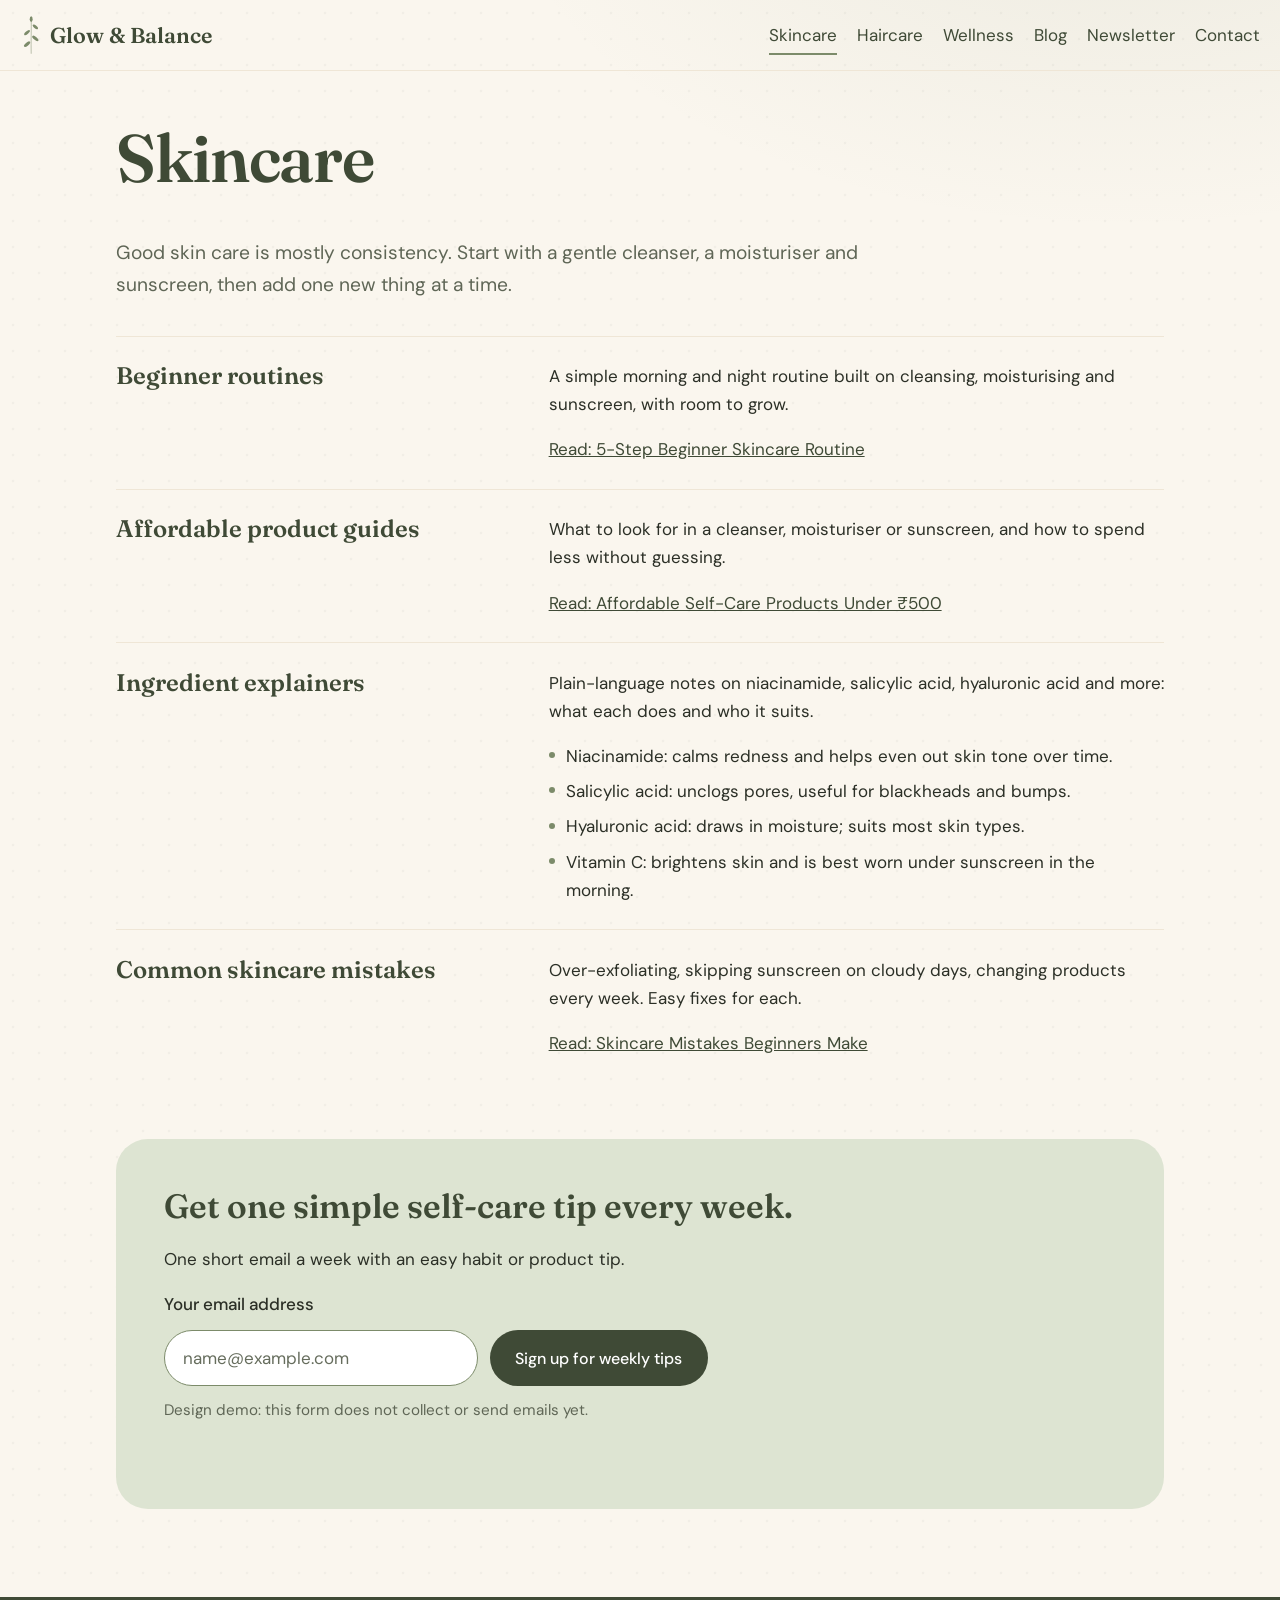
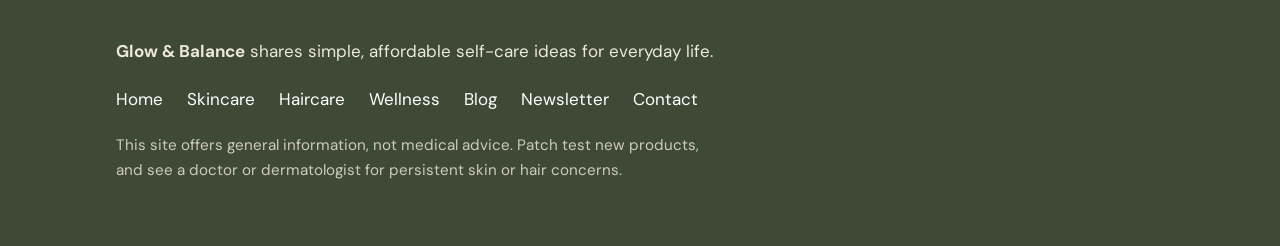
<file: skincare/index.html>
<!DOCTYPE html>
<html lang="en-IN">
<head>
<meta charset="utf-8">
<meta name="viewport" content="width=device-width, initial-scale=1, viewport-fit=cover">
<title>Skincare for beginners | Glow &amp; Balance</title>
<meta name="description" content="Beginner skincare routines, affordable product guides, ingredient explainers and common mistakes, in plain language.">
<meta name="robots" content="index,follow">
<meta name="theme-color" content="#FAF6EE">
<link rel="canonical" href="https://www.example.com/skincare/">
<meta property="og:url" content="https://www.example.com/skincare/">
<meta property="og:type" content="website">
<meta property="og:site_name" content="Glow &amp; Balance">
<meta property="og:locale" content="en_IN">
<meta property="og:title" content="Skincare for beginners | Glow &amp; Balance">
<meta property="og:description" content="Beginner skincare routines, affordable product guides, ingredient explainers and common mistakes, in plain language.">
<meta name="twitter:card" content="summary">
<link rel="icon" href="/assets/favicon.svg" type="image/svg+xml">
<link rel="preconnect" href="https://fonts.googleapis.com">
<link rel="preconnect" href="https://fonts.gstatic.com" crossorigin>
<link href="https://fonts.googleapis.com/css2?family=Fraunces:opsz,wght@9..144,400;9..144,600&family=DM+Sans:wght@400;500;700&display=swap" rel="stylesheet">
<link rel="stylesheet" href="/assets/styles.css">
<script>document.documentElement.className='js'</script>

</head>
<body>
<svg width="0" height="0" style="position:absolute" aria-hidden="true"><symbol id="sprig" viewBox="0 0 60 120"><path d="M30 118C29 80 31 40 30 4" fill="none" stroke="currentColor" stroke-width="1.6"/><g fill="currentColor"><ellipse cx="17" cy="88" rx="12" ry="5" transform="rotate(-40 17 88)"/><ellipse cx="43" cy="70" rx="12" ry="5" transform="rotate(40 43 70)"/><ellipse cx="17" cy="52" rx="11" ry="4.5" transform="rotate(-40 17 52)"/><ellipse cx="43" cy="34" rx="10" ry="4.5" transform="rotate(40 43 34)"/><ellipse cx="30" cy="10" rx="4.5" ry="9"/></g></symbol></svg>
<a class="skip" href="#main">Skip to content</a>
<header><div class="bar">
<a class="logo" href="/"><svg class="leaf leaf-a" aria-hidden="true"><use href="#sprig"/></svg>Glow &amp; Balance</a>
<button class="menu" type="button" aria-expanded="false" aria-controls="site-nav">Menu</button>
<nav id="site-nav" aria-label="Main"><ul>
<li><a href="/skincare/" aria-current="page">Skincare</a></li><li><a href="/haircare/">Haircare</a></li><li><a href="/wellness/">Wellness</a></li><li><a href="/blog/">Blog</a></li><li><a href="/newsletter/">Newsletter</a></li><li><a href="/contact/">Contact</a></li>
</ul></nav></div></header>
<main id="main">
<div class="wrap"><div class="pagehead"><h1>Skincare</h1><p>Good skin care is mostly consistency. Start with a gentle cleanser, a moisturiser and sunscreen, then add one new thing at a time.</p></div><div class="topic"><h2>Beginner routines</h2><div><p>A simple morning and night routine built on cleansing, moisturising and sunscreen, with room to grow.</p><a href="/blog/5-step-beginner-skincare-routine/">Read: 5-Step Beginner Skincare Routine</a></div></div><div class="topic"><h2>Affordable product guides</h2><div><p>What to look for in a cleanser, moisturiser or sunscreen, and how to spend less without guessing.</p><a href="/blog/affordable-self-care-products-under-500/">Read: Affordable Self-Care Products Under ₹500</a></div></div><div class="topic"><h2>Ingredient explainers</h2><div><p>Plain-language notes on niacinamide, salicylic acid, hyaluronic acid and more: what each does and who it suits.</p><ul class="mini"><li>Niacinamide: calms redness and helps even out skin tone over time.</li><li>Salicylic acid: unclogs pores, useful for blackheads and bumps.</li><li>Hyaluronic acid: draws in moisture; suits most skin types.</li><li>Vitamin C: brightens skin and is best worn under sunscreen in the morning.</li></ul></div></div><div class="topic"><h2>Common skincare mistakes</h2><div><p>Over-exfoliating, skipping sunscreen on cloudy days, changing products every week. Easy fixes for each.</p><a href="/blog/skincare-mistakes-beginners-make/">Read: Skincare Mistakes Beginners Make</a></div></div><section><div class="nl"><h2>Get one simple self-care tip every week.</h2><p>One short email a week with an easy habit or product tip.</p>
<form novalidate><label for="em1">Your email address</label><input id="em1" type="email" name="email" placeholder="name@example.com" autocomplete="email" aria-describedby="mem1" required><button class="btn" type="submit">Sign up for weekly tips</button></form><p class="small">Design demo: this form does not collect or send emails yet.</p><p class="msg" id="mem1" role="status" aria-live="polite"></p></div></section></div>
</main>
<footer><div class="wrap">
<p><strong>Glow &amp; Balance</strong> shares simple, affordable self-care ideas for everyday life.</p>
<nav aria-label="Footer"><ul><li><a href="/">Home</a></li><li><a href="/skincare/">Skincare</a></li><li><a href="/haircare/">Haircare</a></li><li><a href="/wellness/">Wellness</a></li><li><a href="/blog/">Blog</a></li><li><a href="/newsletter/">Newsletter</a></li><li><a href="/contact/">Contact</a></li></ul></nav>
<p class="small" style="color:#CFCBB9">This site offers general information, not medical advice. Patch test new products, and see a doctor or dermatologist for persistent skin or hair concerns.</p>
</div></footer>
<script src="/assets/site.js" defer></script>
</body>
</html>
</file>
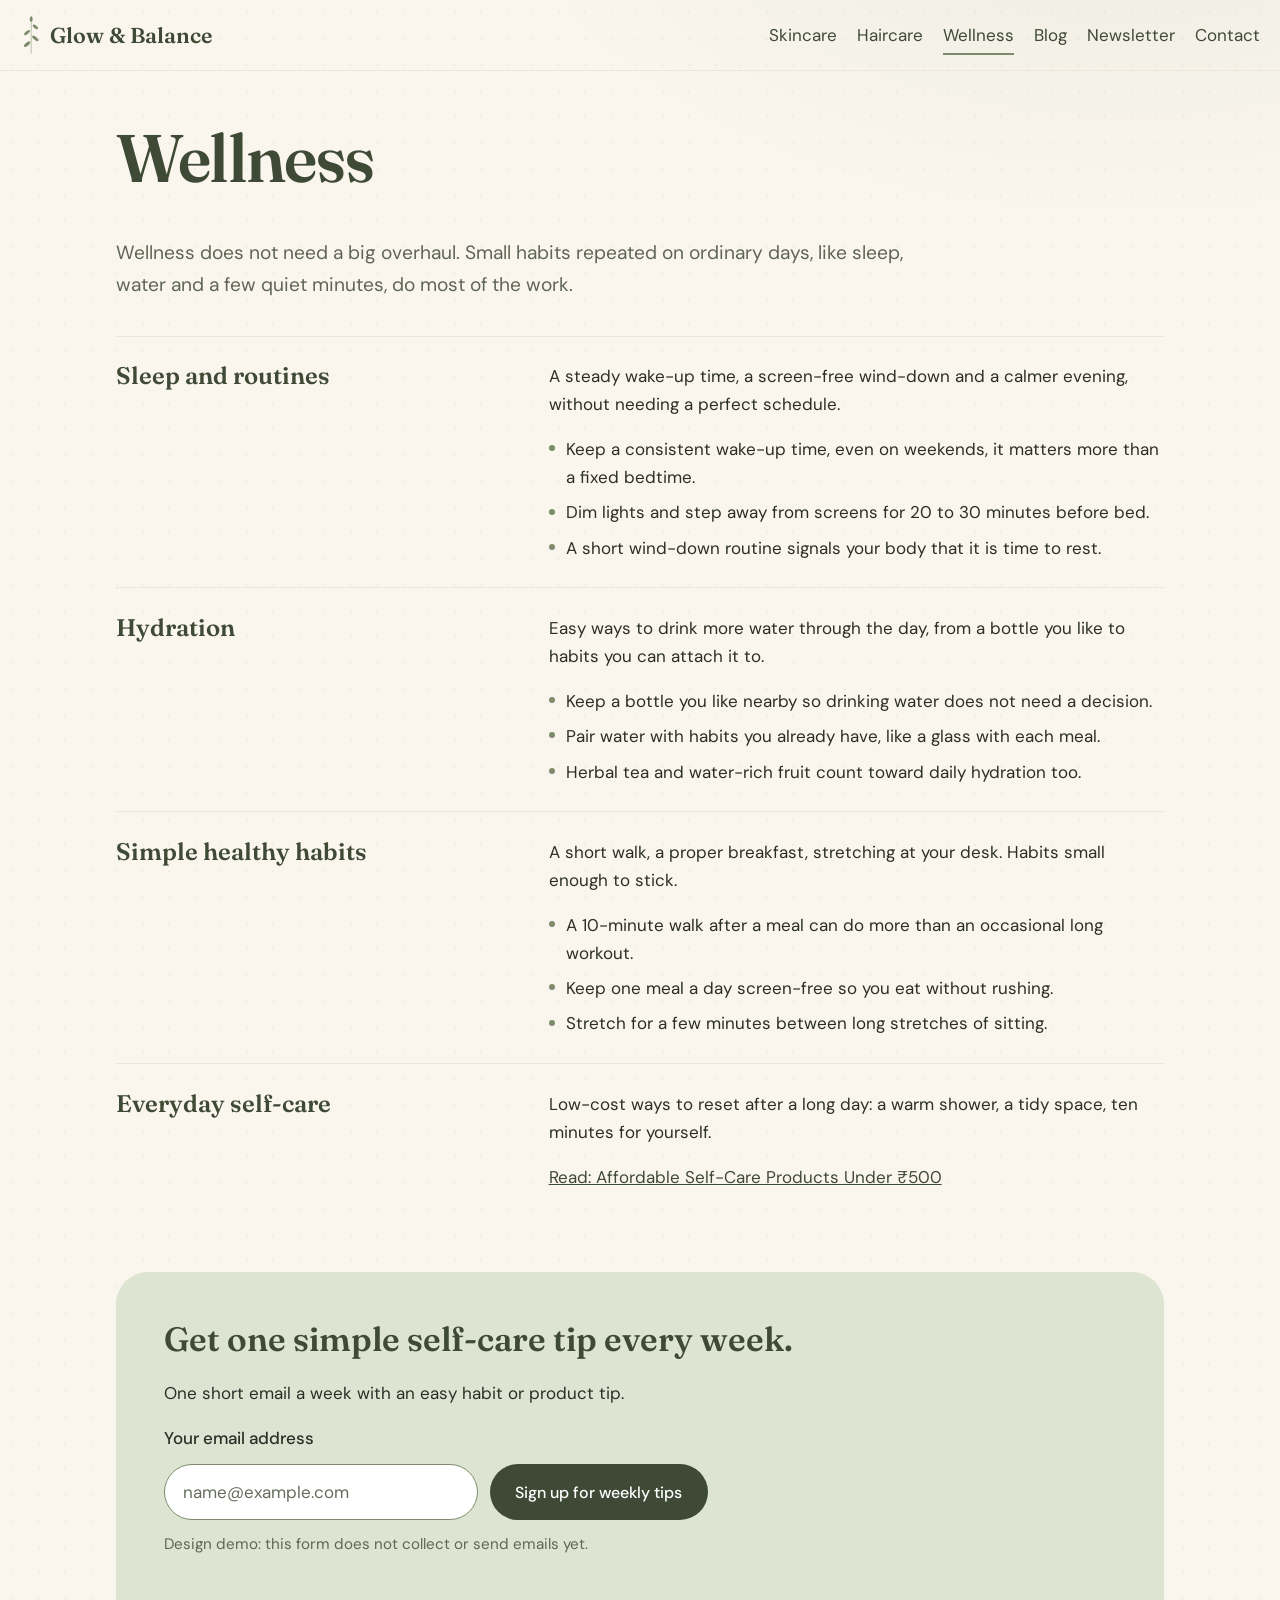
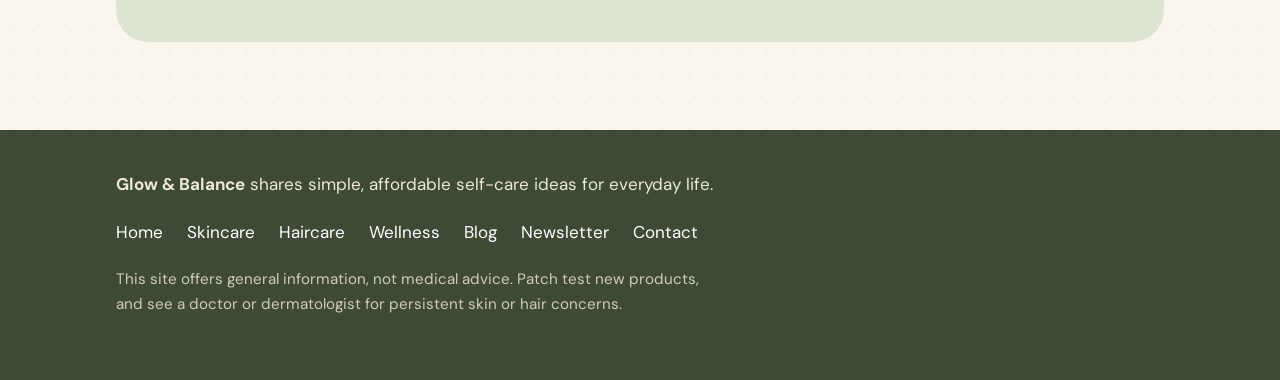
<file: wellness/index.html>
<!DOCTYPE html>
<html lang="en-IN">
<head>
<meta charset="utf-8">
<meta name="viewport" content="width=device-width, initial-scale=1, viewport-fit=cover">
<title>Everyday wellness habits | Glow &amp; Balance</title>
<meta name="description" content="Sleep routines, hydration, simple healthy habits and everyday self-care ideas that are easy to keep.">
<meta name="robots" content="index,follow">
<meta name="theme-color" content="#FAF6EE">
<link rel="canonical" href="https://www.example.com/wellness/">
<meta property="og:url" content="https://www.example.com/wellness/">
<meta property="og:type" content="website">
<meta property="og:site_name" content="Glow &amp; Balance">
<meta property="og:locale" content="en_IN">
<meta property="og:title" content="Everyday wellness habits | Glow &amp; Balance">
<meta property="og:description" content="Sleep routines, hydration, simple healthy habits and everyday self-care ideas that are easy to keep.">
<meta name="twitter:card" content="summary">
<link rel="icon" href="/assets/favicon.svg" type="image/svg+xml">
<link rel="preconnect" href="https://fonts.googleapis.com">
<link rel="preconnect" href="https://fonts.gstatic.com" crossorigin>
<link href="https://fonts.googleapis.com/css2?family=Fraunces:opsz,wght@9..144,400;9..144,600&family=DM+Sans:wght@400;500;700&display=swap" rel="stylesheet">
<link rel="stylesheet" href="/assets/styles.css">
<script>document.documentElement.className='js'</script>

</head>
<body>
<svg width="0" height="0" style="position:absolute" aria-hidden="true"><symbol id="sprig" viewBox="0 0 60 120"><path d="M30 118C29 80 31 40 30 4" fill="none" stroke="currentColor" stroke-width="1.6"/><g fill="currentColor"><ellipse cx="17" cy="88" rx="12" ry="5" transform="rotate(-40 17 88)"/><ellipse cx="43" cy="70" rx="12" ry="5" transform="rotate(40 43 70)"/><ellipse cx="17" cy="52" rx="11" ry="4.5" transform="rotate(-40 17 52)"/><ellipse cx="43" cy="34" rx="10" ry="4.5" transform="rotate(40 43 34)"/><ellipse cx="30" cy="10" rx="4.5" ry="9"/></g></symbol></svg>
<a class="skip" href="#main">Skip to content</a>
<header><div class="bar">
<a class="logo" href="/"><svg class="leaf leaf-a" aria-hidden="true"><use href="#sprig"/></svg>Glow &amp; Balance</a>
<button class="menu" type="button" aria-expanded="false" aria-controls="site-nav">Menu</button>
<nav id="site-nav" aria-label="Main"><ul>
<li><a href="/skincare/">Skincare</a></li><li><a href="/haircare/">Haircare</a></li><li><a href="/wellness/" aria-current="page">Wellness</a></li><li><a href="/blog/">Blog</a></li><li><a href="/newsletter/">Newsletter</a></li><li><a href="/contact/">Contact</a></li>
</ul></nav></div></header>
<main id="main">
<div class="wrap"><div class="pagehead"><h1>Wellness</h1><p>Wellness does not need a big overhaul. Small habits repeated on ordinary days, like sleep, water and a few quiet minutes, do most of the work.</p></div><div class="topic"><h2>Sleep and routines</h2><div><p>A steady wake-up time, a screen-free wind-down and a calmer evening, without needing a perfect schedule.</p><ul class="mini"><li>Keep a consistent wake-up time, even on weekends, it matters more than a fixed bedtime.</li><li>Dim lights and step away from screens for 20 to 30 minutes before bed.</li><li>A short wind-down routine signals your body that it is time to rest.</li></ul></div></div><div class="topic"><h2>Hydration</h2><div><p>Easy ways to drink more water through the day, from a bottle you like to habits you can attach it to.</p><ul class="mini"><li>Keep a bottle you like nearby so drinking water does not need a decision.</li><li>Pair water with habits you already have, like a glass with each meal.</li><li>Herbal tea and water-rich fruit count toward daily hydration too.</li></ul></div></div><div class="topic"><h2>Simple healthy habits</h2><div><p>A short walk, a proper breakfast, stretching at your desk. Habits small enough to stick.</p><ul class="mini"><li>A 10-minute walk after a meal can do more than an occasional long workout.</li><li>Keep one meal a day screen-free so you eat without rushing.</li><li>Stretch for a few minutes between long stretches of sitting.</li></ul></div></div><div class="topic"><h2>Everyday self-care</h2><div><p>Low-cost ways to reset after a long day: a warm shower, a tidy space, ten minutes for yourself.</p><a href="/blog/affordable-self-care-products-under-500/">Read: Affordable Self-Care Products Under ₹500</a></div></div><section><div class="nl"><h2>Get one simple self-care tip every week.</h2><p>One short email a week with an easy habit or product tip.</p>
<form novalidate><label for="em1">Your email address</label><input id="em1" type="email" name="email" placeholder="name@example.com" autocomplete="email" aria-describedby="mem1" required><button class="btn" type="submit">Sign up for weekly tips</button></form><p class="small">Design demo: this form does not collect or send emails yet.</p><p class="msg" id="mem1" role="status" aria-live="polite"></p></div></section></div>
</main>
<footer><div class="wrap">
<p><strong>Glow &amp; Balance</strong> shares simple, affordable self-care ideas for everyday life.</p>
<nav aria-label="Footer"><ul><li><a href="/">Home</a></li><li><a href="/skincare/">Skincare</a></li><li><a href="/haircare/">Haircare</a></li><li><a href="/wellness/">Wellness</a></li><li><a href="/blog/">Blog</a></li><li><a href="/newsletter/">Newsletter</a></li><li><a href="/contact/">Contact</a></li></ul></nav>
<p class="small" style="color:#CFCBB9">This site offers general information, not medical advice. Patch test new products, and see a doctor or dermatologist for persistent skin or hair concerns.</p>
</div></footer>
<script src="/assets/site.js" defer></script>
</body>
</html>
</file>
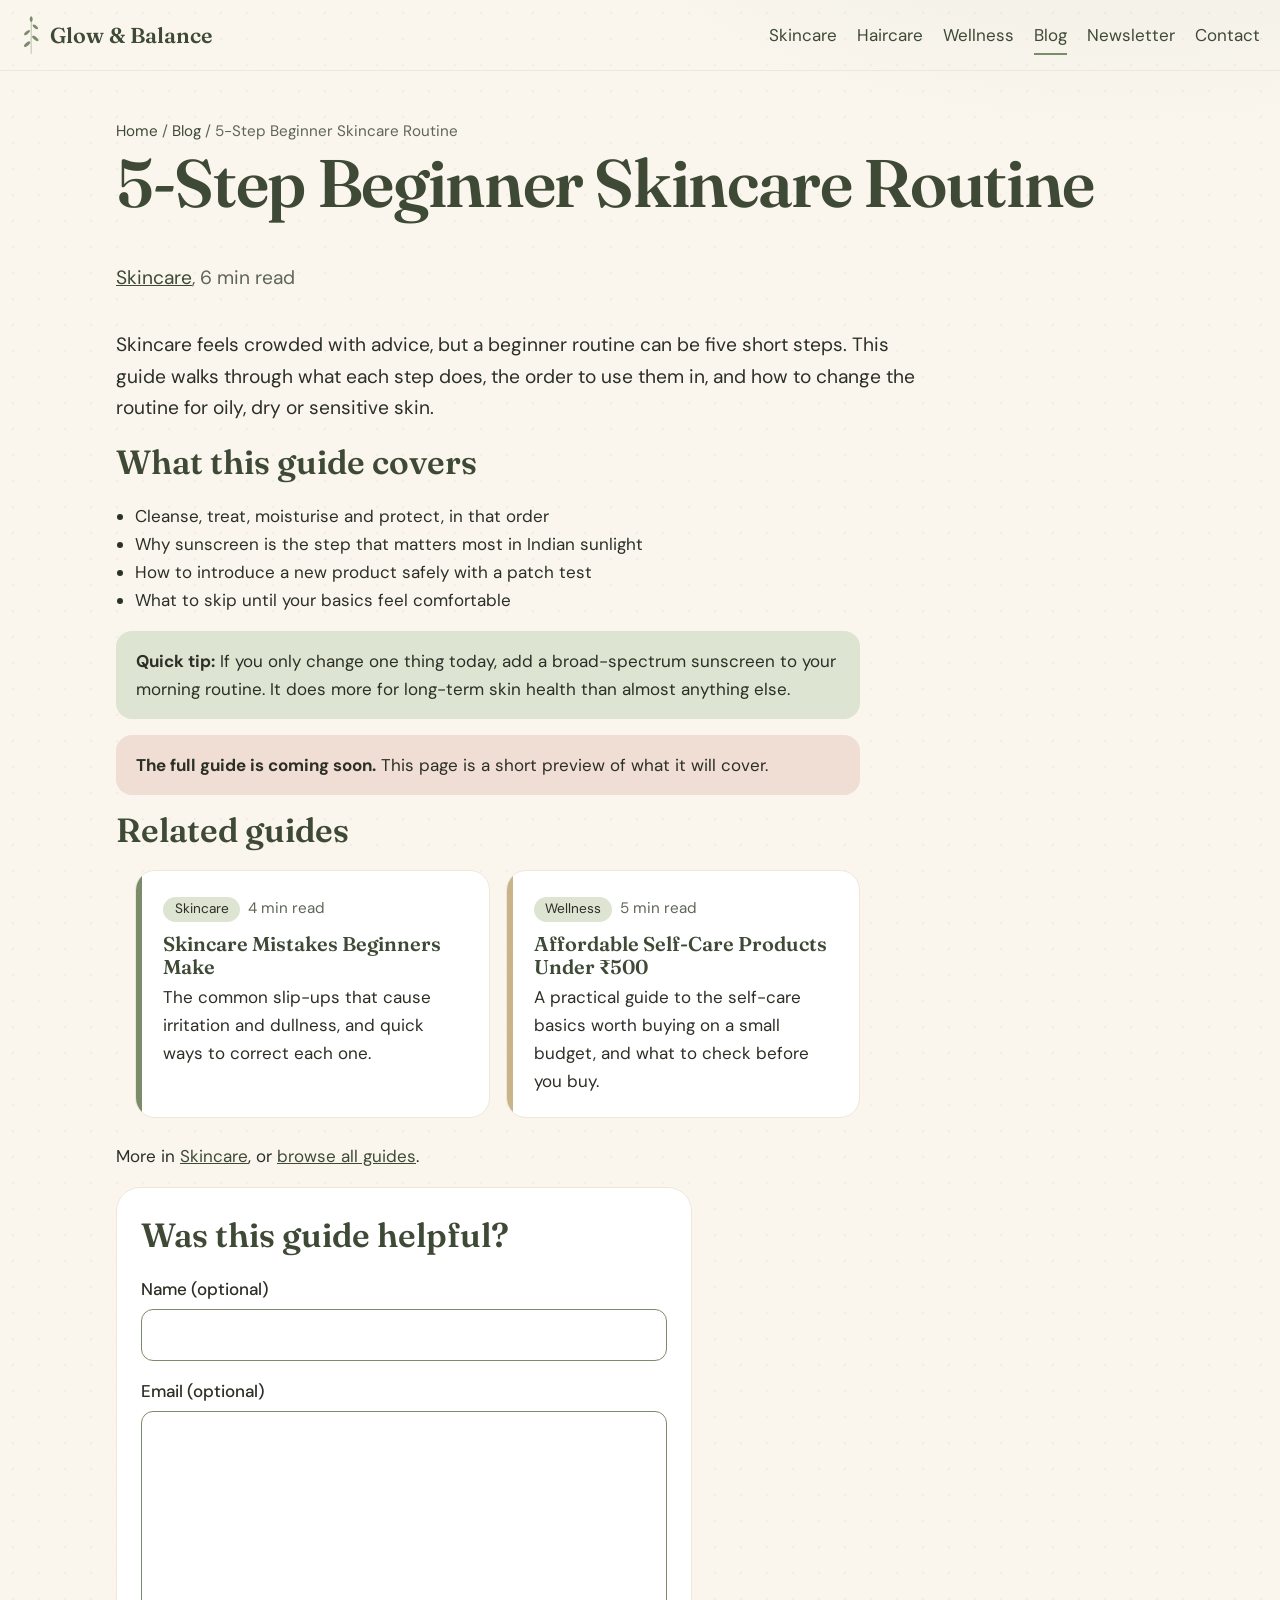
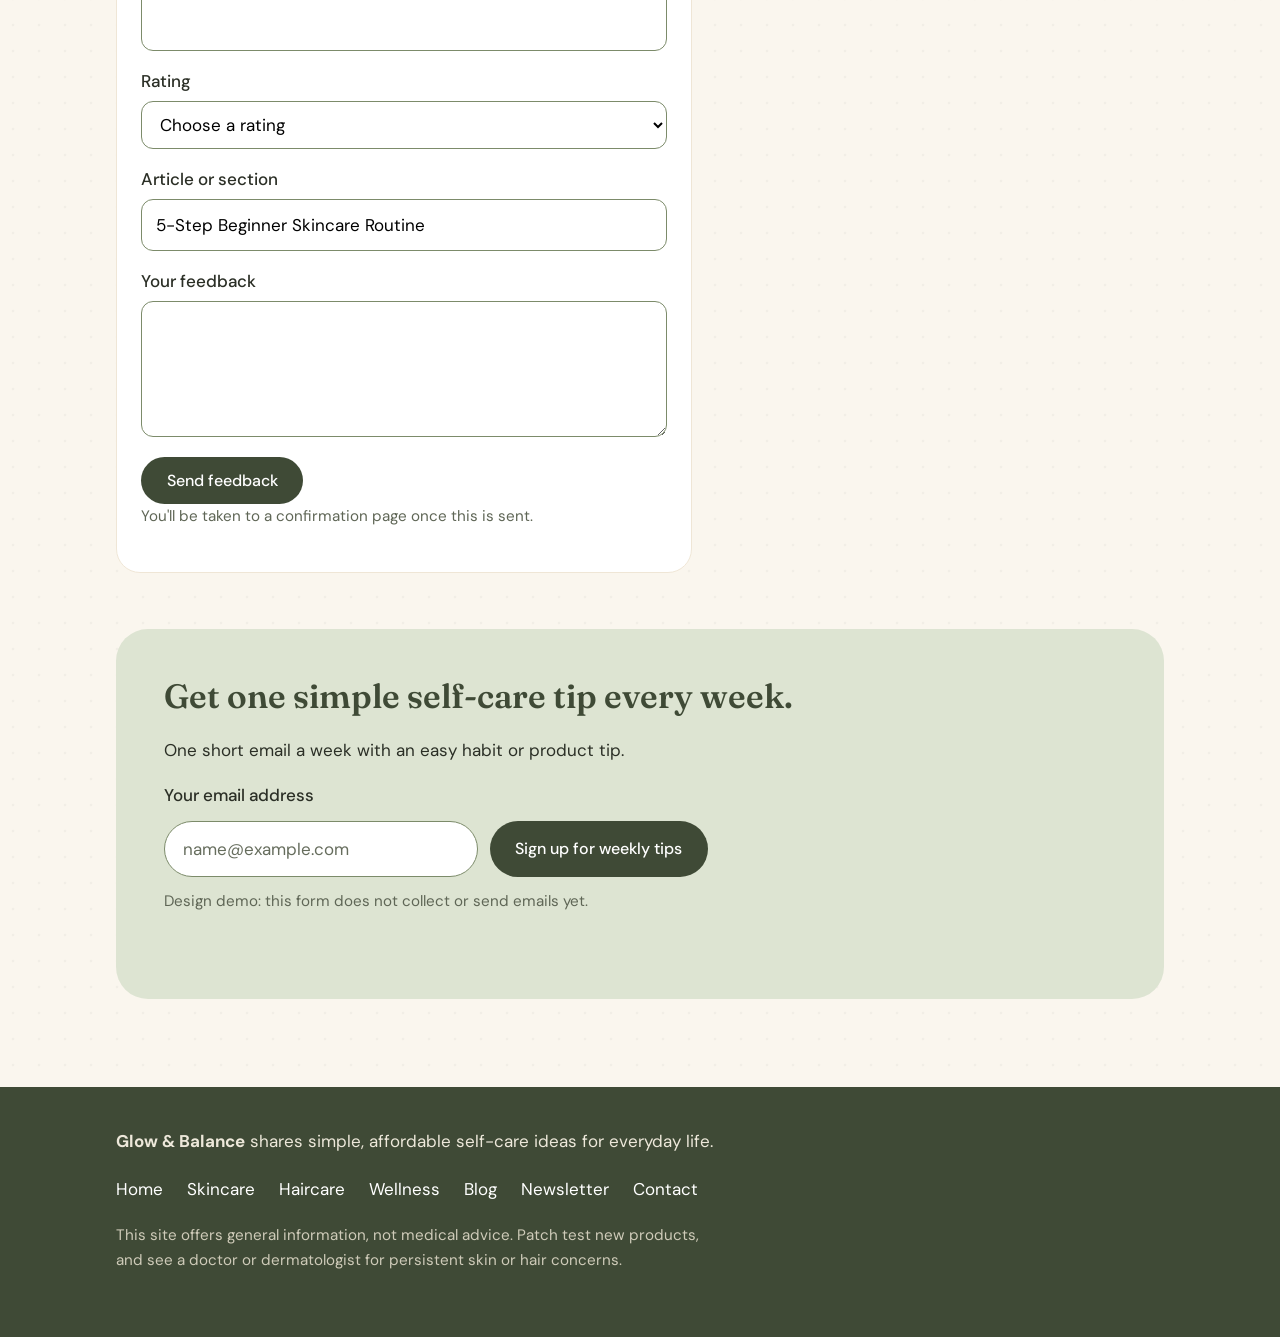
<file: blog/5-step-beginner-skincare-routine/index.html>
<!DOCTYPE html>
<html lang="en-IN">
<head>
<meta charset="utf-8">
<meta name="viewport" content="width=device-width, initial-scale=1, viewport-fit=cover">
<title>5-Step Beginner Skincare Routine | Glow &amp; Balance</title>
<meta name="description" content="A simple routine with cleanser, moisturiser and sunscreen at its core, and how to add one active at a time.">
<meta name="robots" content="index,follow">
<meta name="theme-color" content="#FAF6EE">
<link rel="canonical" href="https://www.example.com/blog/5-step-beginner-skincare-routine/">
<meta property="og:url" content="https://www.example.com/blog/5-step-beginner-skincare-routine/">
<meta property="og:type" content="article">
<meta property="og:site_name" content="Glow &amp; Balance">
<meta property="og:locale" content="en_IN">
<meta property="og:title" content="5-Step Beginner Skincare Routine | Glow &amp; Balance">
<meta property="og:description" content="A simple routine with cleanser, moisturiser and sunscreen at its core, and how to add one active at a time.">
<meta name="twitter:card" content="summary">
<link rel="icon" href="/assets/favicon.svg" type="image/svg+xml">
<link rel="preconnect" href="https://fonts.googleapis.com">
<link rel="preconnect" href="https://fonts.gstatic.com" crossorigin>
<link href="https://fonts.googleapis.com/css2?family=Fraunces:opsz,wght@9..144,400;9..144,600&family=DM+Sans:wght@400;500;700&display=swap" rel="stylesheet">
<link rel="stylesheet" href="/assets/styles.css">
<script>document.documentElement.className='js'</script>
<script type="application/ld+json">{"@context":"https://schema.org","@graph":[{"@type":"BlogPosting","@id":"https://www.example.com/blog/5-step-beginner-skincare-routine/#article","headline":"5-Step Beginner Skincare Routine","description":"A simple routine with cleanser, moisturiser and sunscreen at its core, and how to add one active at a time.","inLanguage":"en-IN","articleSection":"Skincare","mainEntityOfPage":{"@type":"WebPage","@id":"https://www.example.com/blog/5-step-beginner-skincare-routine/"},"author":{"@type":"Organization","name":"Glow & Balance","url":"https://www.example.com/"},"publisher":{"@type":"Organization","name":"Glow & Balance","url":"https://www.example.com/"}},{"@type":"BreadcrumbList","itemListElement":[{"@type":"ListItem","position":1,"name":"Home","item":"https://www.example.com/"},{"@type":"ListItem","position":2,"name":"Blog","item":"https://www.example.com/blog/"},{"@type":"ListItem","position":3,"name":"5-Step Beginner Skincare Routine"}]}]}</script>
</head>
<body>
<svg width="0" height="0" style="position:absolute" aria-hidden="true"><symbol id="sprig" viewBox="0 0 60 120"><path d="M30 118C29 80 31 40 30 4" fill="none" stroke="currentColor" stroke-width="1.6"/><g fill="currentColor"><ellipse cx="17" cy="88" rx="12" ry="5" transform="rotate(-40 17 88)"/><ellipse cx="43" cy="70" rx="12" ry="5" transform="rotate(40 43 70)"/><ellipse cx="17" cy="52" rx="11" ry="4.5" transform="rotate(-40 17 52)"/><ellipse cx="43" cy="34" rx="10" ry="4.5" transform="rotate(40 43 34)"/><ellipse cx="30" cy="10" rx="4.5" ry="9"/></g></symbol></svg>
<a class="skip" href="#main">Skip to content</a>
<header><div class="bar">
<a class="logo" href="/"><svg class="leaf leaf-a" aria-hidden="true"><use href="#sprig"/></svg>Glow &amp; Balance</a>
<button class="menu" type="button" aria-expanded="false" aria-controls="site-nav">Menu</button>
<nav id="site-nav" aria-label="Main"><ul>
<li><a href="/skincare/">Skincare</a></li><li><a href="/haircare/">Haircare</a></li><li><a href="/wellness/">Wellness</a></li><li><a href="/blog/" aria-current="true">Blog</a></li><li><a href="/newsletter/">Newsletter</a></li><li><a href="/contact/">Contact</a></li>
</ul></nav></div></header>
<main id="main">
<div class="wrap article"><div class="pagehead"><nav class="crumbs" aria-label="Breadcrumb"><a href="/">Home</a> / <a href="/blog/">Blog</a> / <span aria-current="page">5-Step Beginner Skincare Routine</span></nav><h1>5-Step Beginner Skincare Routine</h1><p class="small"><a href="/skincare/">Skincare</a>, 6 min read</p></div>
<p style="font-size:1.2rem">Skincare feels crowded with advice, but a beginner routine can be five short steps. This guide walks through what each step does, the order to use them in, and how to change the routine for oily, dry or sensitive skin.</p><h2>What this guide covers</h2><ul><li>Cleanse, treat, moisturise and protect, in that order</li><li>Why sunscreen is the step that matters most in Indian sunlight</li><li>How to introduce a new product safely with a patch test</li><li>What to skip until your basics feel comfortable</li></ul>
<div class="note tip"><strong>Quick tip:</strong> If you only change one thing today, add a broad-spectrum sunscreen to your morning routine. It does more for long-term skin health than almost anything else.</div>
<div class="note"><strong>The full guide is coming soon.</strong> This page is a short preview of what it will cover.</div>
<h2>Related guides</h2><ul class="posts"><li class="post skincare"><span class="tag">Skincare</span><span class="small">4 min read</span><h3><a href="/blog/skincare-mistakes-beginners-make/">Skincare Mistakes Beginners Make</a></h3><p>The common slip-ups that cause irritation and dullness, and quick ways to correct each one.</p></li><li class="post wellness"><span class="tag">Wellness</span><span class="small">5 min read</span><h3><a href="/blog/affordable-self-care-products-under-500/">Affordable Self-Care Products Under ₹500</a></h3><p>A practical guide to the self-care basics worth buying on a small budget, and what to check before you buy.</p></li></ul><p style="margin-top:1.5rem">More in <a href="/skincare/">Skincare</a>, or <a href="/blog/">browse all guides</a>.</p><div class="form-card">
<h2>Was this guide helpful?</h2>
<form class="formsubmit-form" action="https://formsubmit.co/kajalbvcoew@gmail.com" method="POST">
<input type="hidden" name="_subject" value="New Glow &amp; Balance Reader Feedback">
<input type="hidden" name="_template" value="table">
<div class="field"><label for="f-name">Name (optional)</label><input id="f-name" type="text" name="Name" autocomplete="name"></div>
<div class="field"><label for="f-email">Email (optional)</label><input id="f-email" type="email" name="Email" autocomplete="email"></div>
<div class="field"><label for="f-rating">Rating</label><select id="f-rating" name="Rating" required><option value="">Choose a rating</option><option value="5">5 - Very helpful</option><option value="4">4 - Helpful</option><option value="3">3 - Somewhat helpful</option><option value="2">2 - Not very helpful</option><option value="1">1 - Not helpful</option></select></div>
<div class="field"><label for="f-section">Article or section</label><input id="f-section" type="text" name="Article_or_section" value="5-Step Beginner Skincare Routine" required></div>
<div class="field"><label for="f-message">Your feedback</label><textarea id="f-message" name="Feedback" rows="4" required></textarea></div>
<button class="btn" type="submit">Send feedback</button>
<p class="small">You'll be taken to a confirmation page once this is sent.</p>
</form></div><section><div class="nl"><h2>Get one simple self-care tip every week.</h2><p>One short email a week with an easy habit or product tip.</p>
<form novalidate><label for="em1">Your email address</label><input id="em1" type="email" name="email" placeholder="name@example.com" autocomplete="email" aria-describedby="mem1" required><button class="btn" type="submit">Sign up for weekly tips</button></form><p class="small">Design demo: this form does not collect or send emails yet.</p><p class="msg" id="mem1" role="status" aria-live="polite"></p></div></section></div>
</main>
<footer><div class="wrap">
<p><strong>Glow &amp; Balance</strong> shares simple, affordable self-care ideas for everyday life.</p>
<nav aria-label="Footer"><ul><li><a href="/">Home</a></li><li><a href="/skincare/">Skincare</a></li><li><a href="/haircare/">Haircare</a></li><li><a href="/wellness/">Wellness</a></li><li><a href="/blog/">Blog</a></li><li><a href="/newsletter/">Newsletter</a></li><li><a href="/contact/">Contact</a></li></ul></nav>
<p class="small" style="color:#CFCBB9">This site offers general information, not medical advice. Patch test new products, and see a doctor or dermatologist for persistent skin or hair concerns.</p>
</div></footer>
<script src="/assets/site.js" defer></script>
</body>
</html>
</file>
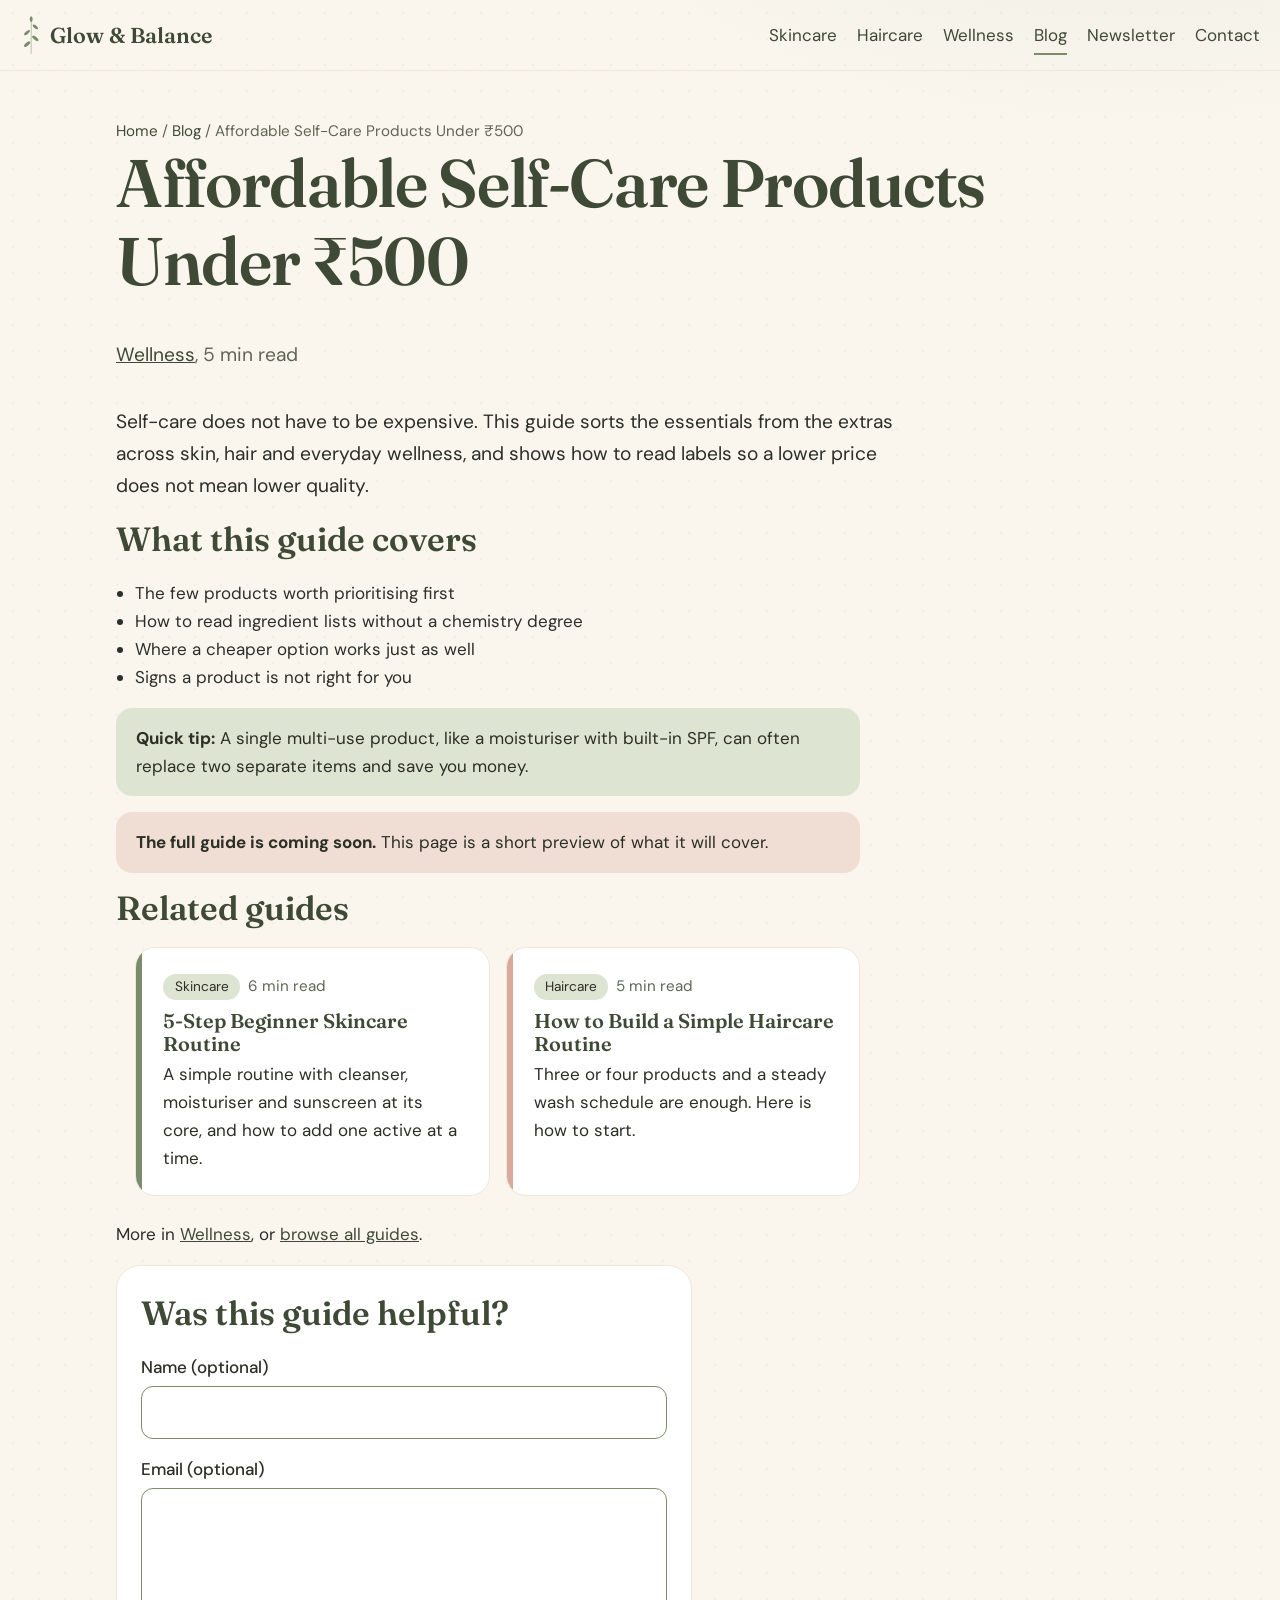
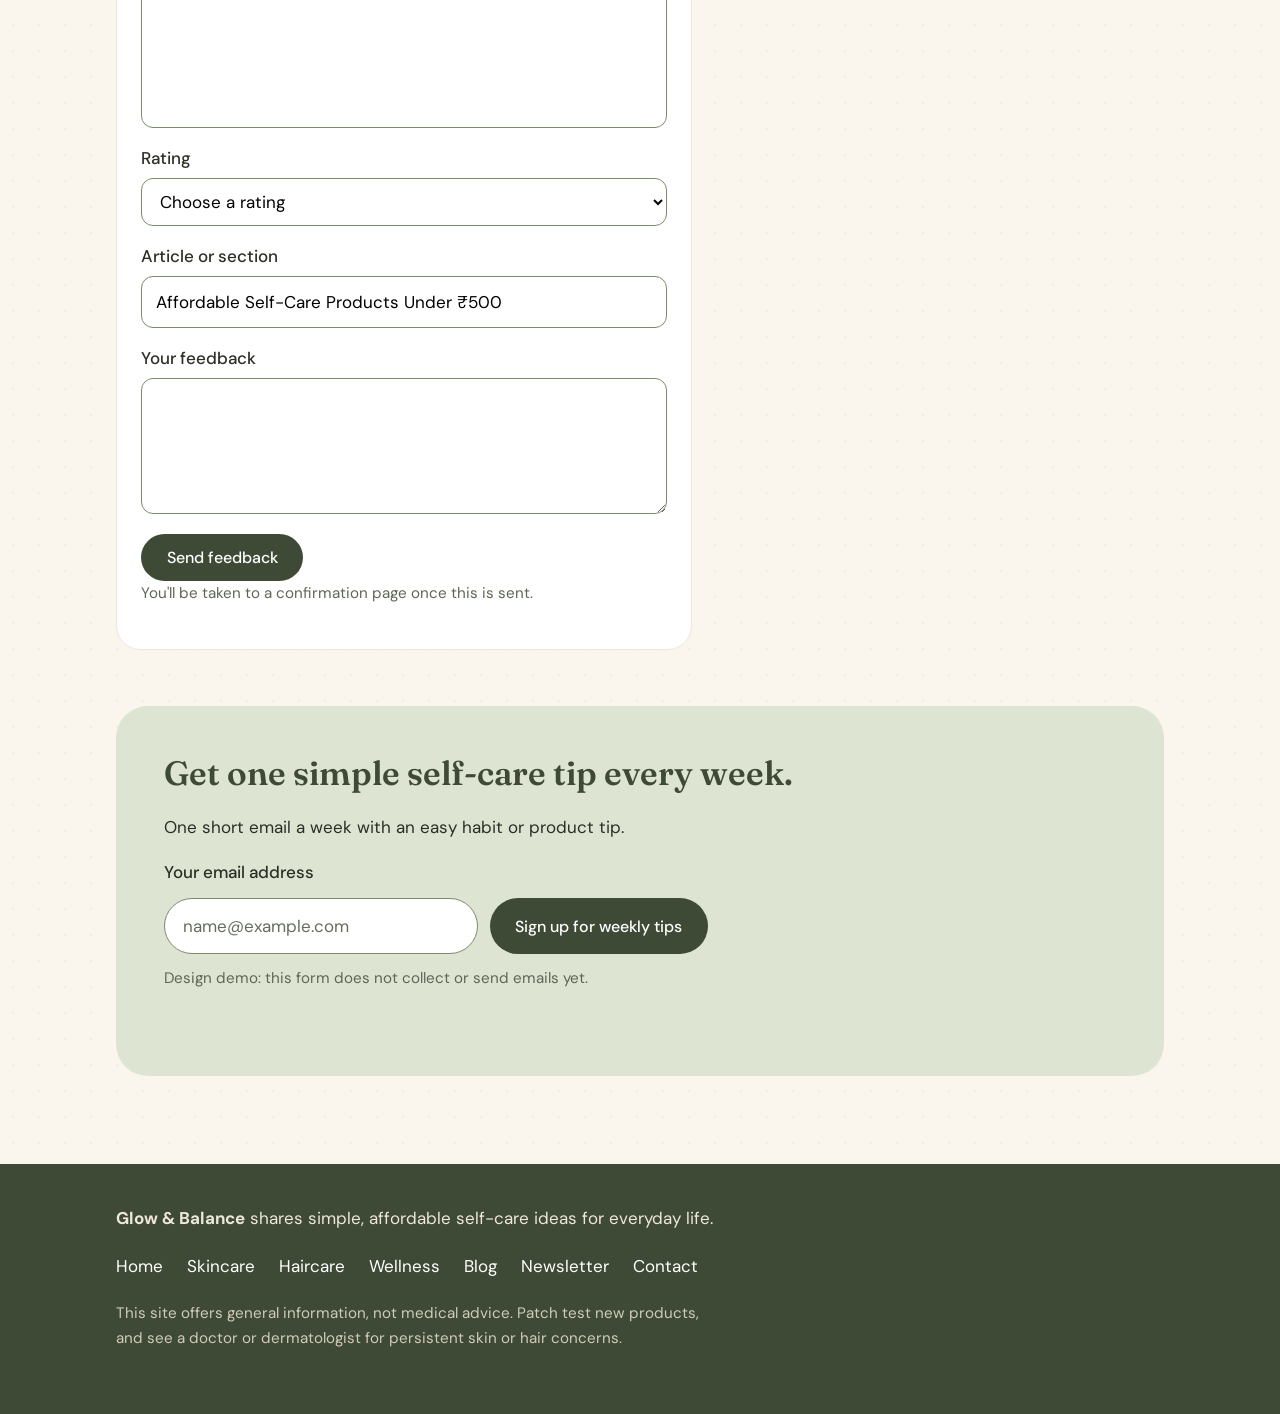
<file: blog/affordable-self-care-products-under-500/index.html>
<!DOCTYPE html>
<html lang="en-IN">
<head>
<meta charset="utf-8">
<meta name="viewport" content="width=device-width, initial-scale=1, viewport-fit=cover">
<title>Affordable Self-Care Products Under ₹500 | Glow &amp; Balance</title>
<meta name="description" content="A practical guide to the self-care basics worth buying on a small budget, and what to check before you buy.">
<meta name="robots" content="index,follow">
<meta name="theme-color" content="#FAF6EE">
<link rel="canonical" href="https://www.example.com/blog/affordable-self-care-products-under-500/">
<meta property="og:url" content="https://www.example.com/blog/affordable-self-care-products-under-500/">
<meta property="og:type" content="article">
<meta property="og:site_name" content="Glow &amp; Balance">
<meta property="og:locale" content="en_IN">
<meta property="og:title" content="Affordable Self-Care Products Under ₹500 | Glow &amp; Balance">
<meta property="og:description" content="A practical guide to the self-care basics worth buying on a small budget, and what to check before you buy.">
<meta name="twitter:card" content="summary">
<link rel="icon" href="/assets/favicon.svg" type="image/svg+xml">
<link rel="preconnect" href="https://fonts.googleapis.com">
<link rel="preconnect" href="https://fonts.gstatic.com" crossorigin>
<link href="https://fonts.googleapis.com/css2?family=Fraunces:opsz,wght@9..144,400;9..144,600&family=DM+Sans:wght@400;500;700&display=swap" rel="stylesheet">
<link rel="stylesheet" href="/assets/styles.css">
<script>document.documentElement.className='js'</script>
<script type="application/ld+json">{"@context":"https://schema.org","@graph":[{"@type":"BlogPosting","@id":"https://www.example.com/blog/affordable-self-care-products-under-500/#article","headline":"Affordable Self-Care Products Under ₹500","description":"A practical guide to the self-care basics worth buying on a small budget, and what to check before you buy.","inLanguage":"en-IN","articleSection":"Wellness","mainEntityOfPage":{"@type":"WebPage","@id":"https://www.example.com/blog/affordable-self-care-products-under-500/"},"author":{"@type":"Organization","name":"Glow & Balance","url":"https://www.example.com/"},"publisher":{"@type":"Organization","name":"Glow & Balance","url":"https://www.example.com/"}},{"@type":"BreadcrumbList","itemListElement":[{"@type":"ListItem","position":1,"name":"Home","item":"https://www.example.com/"},{"@type":"ListItem","position":2,"name":"Blog","item":"https://www.example.com/blog/"},{"@type":"ListItem","position":3,"name":"Affordable Self-Care Products Under ₹500"}]}]}</script>
</head>
<body>
<svg width="0" height="0" style="position:absolute" aria-hidden="true"><symbol id="sprig" viewBox="0 0 60 120"><path d="M30 118C29 80 31 40 30 4" fill="none" stroke="currentColor" stroke-width="1.6"/><g fill="currentColor"><ellipse cx="17" cy="88" rx="12" ry="5" transform="rotate(-40 17 88)"/><ellipse cx="43" cy="70" rx="12" ry="5" transform="rotate(40 43 70)"/><ellipse cx="17" cy="52" rx="11" ry="4.5" transform="rotate(-40 17 52)"/><ellipse cx="43" cy="34" rx="10" ry="4.5" transform="rotate(40 43 34)"/><ellipse cx="30" cy="10" rx="4.5" ry="9"/></g></symbol></svg>
<a class="skip" href="#main">Skip to content</a>
<header><div class="bar">
<a class="logo" href="/"><svg class="leaf leaf-a" aria-hidden="true"><use href="#sprig"/></svg>Glow &amp; Balance</a>
<button class="menu" type="button" aria-expanded="false" aria-controls="site-nav">Menu</button>
<nav id="site-nav" aria-label="Main"><ul>
<li><a href="/skincare/">Skincare</a></li><li><a href="/haircare/">Haircare</a></li><li><a href="/wellness/">Wellness</a></li><li><a href="/blog/" aria-current="true">Blog</a></li><li><a href="/newsletter/">Newsletter</a></li><li><a href="/contact/">Contact</a></li>
</ul></nav></div></header>
<main id="main">
<div class="wrap article"><div class="pagehead"><nav class="crumbs" aria-label="Breadcrumb"><a href="/">Home</a> / <a href="/blog/">Blog</a> / <span aria-current="page">Affordable Self-Care Products Under ₹500</span></nav><h1>Affordable Self-Care Products Under ₹500</h1><p class="small"><a href="/wellness/">Wellness</a>, 5 min read</p></div>
<p style="font-size:1.2rem">Self-care does not have to be expensive. This guide sorts the essentials from the extras across skin, hair and everyday wellness, and shows how to read labels so a lower price does not mean lower quality.</p><h2>What this guide covers</h2><ul><li>The few products worth prioritising first</li><li>How to read ingredient lists without a chemistry degree</li><li>Where a cheaper option works just as well</li><li>Signs a product is not right for you</li></ul>
<div class="note tip"><strong>Quick tip:</strong> A single multi-use product, like a moisturiser with built-in SPF, can often replace two separate items and save you money.</div>
<div class="note"><strong>The full guide is coming soon.</strong> This page is a short preview of what it will cover.</div>
<h2>Related guides</h2><ul class="posts"><li class="post skincare"><span class="tag">Skincare</span><span class="small">6 min read</span><h3><a href="/blog/5-step-beginner-skincare-routine/">5-Step Beginner Skincare Routine</a></h3><p>A simple routine with cleanser, moisturiser and sunscreen at its core, and how to add one active at a time.</p></li><li class="post haircare"><span class="tag">Haircare</span><span class="small">5 min read</span><h3><a href="/blog/how-to-build-a-simple-haircare-routine/">How to Build a Simple Haircare Routine</a></h3><p>Three or four products and a steady wash schedule are enough. Here is how to start.</p></li></ul><p style="margin-top:1.5rem">More in <a href="/wellness/">Wellness</a>, or <a href="/blog/">browse all guides</a>.</p><div class="form-card">
<h2>Was this guide helpful?</h2>
<form class="formsubmit-form" action="https://formsubmit.co/kajalbvcoew@gmail.com" method="POST">
<input type="hidden" name="_subject" value="New Glow &amp; Balance Reader Feedback">
<input type="hidden" name="_template" value="table">
<div class="field"><label for="f-name">Name (optional)</label><input id="f-name" type="text" name="Name" autocomplete="name"></div>
<div class="field"><label for="f-email">Email (optional)</label><input id="f-email" type="email" name="Email" autocomplete="email"></div>
<div class="field"><label for="f-rating">Rating</label><select id="f-rating" name="Rating" required><option value="">Choose a rating</option><option value="5">5 - Very helpful</option><option value="4">4 - Helpful</option><option value="3">3 - Somewhat helpful</option><option value="2">2 - Not very helpful</option><option value="1">1 - Not helpful</option></select></div>
<div class="field"><label for="f-section">Article or section</label><input id="f-section" type="text" name="Article_or_section" value="Affordable Self-Care Products Under ₹500" required></div>
<div class="field"><label for="f-message">Your feedback</label><textarea id="f-message" name="Feedback" rows="4" required></textarea></div>
<button class="btn" type="submit">Send feedback</button>
<p class="small">You'll be taken to a confirmation page once this is sent.</p>
</form></div><section><div class="nl"><h2>Get one simple self-care tip every week.</h2><p>One short email a week with an easy habit or product tip.</p>
<form novalidate><label for="em1">Your email address</label><input id="em1" type="email" name="email" placeholder="name@example.com" autocomplete="email" aria-describedby="mem1" required><button class="btn" type="submit">Sign up for weekly tips</button></form><p class="small">Design demo: this form does not collect or send emails yet.</p><p class="msg" id="mem1" role="status" aria-live="polite"></p></div></section></div>
</main>
<footer><div class="wrap">
<p><strong>Glow &amp; Balance</strong> shares simple, affordable self-care ideas for everyday life.</p>
<nav aria-label="Footer"><ul><li><a href="/">Home</a></li><li><a href="/skincare/">Skincare</a></li><li><a href="/haircare/">Haircare</a></li><li><a href="/wellness/">Wellness</a></li><li><a href="/blog/">Blog</a></li><li><a href="/newsletter/">Newsletter</a></li><li><a href="/contact/">Contact</a></li></ul></nav>
<p class="small" style="color:#CFCBB9">This site offers general information, not medical advice. Patch test new products, and see a doctor or dermatologist for persistent skin or hair concerns.</p>
</div></footer>
<script src="/assets/site.js" defer></script>
</body>
</html>
</file>
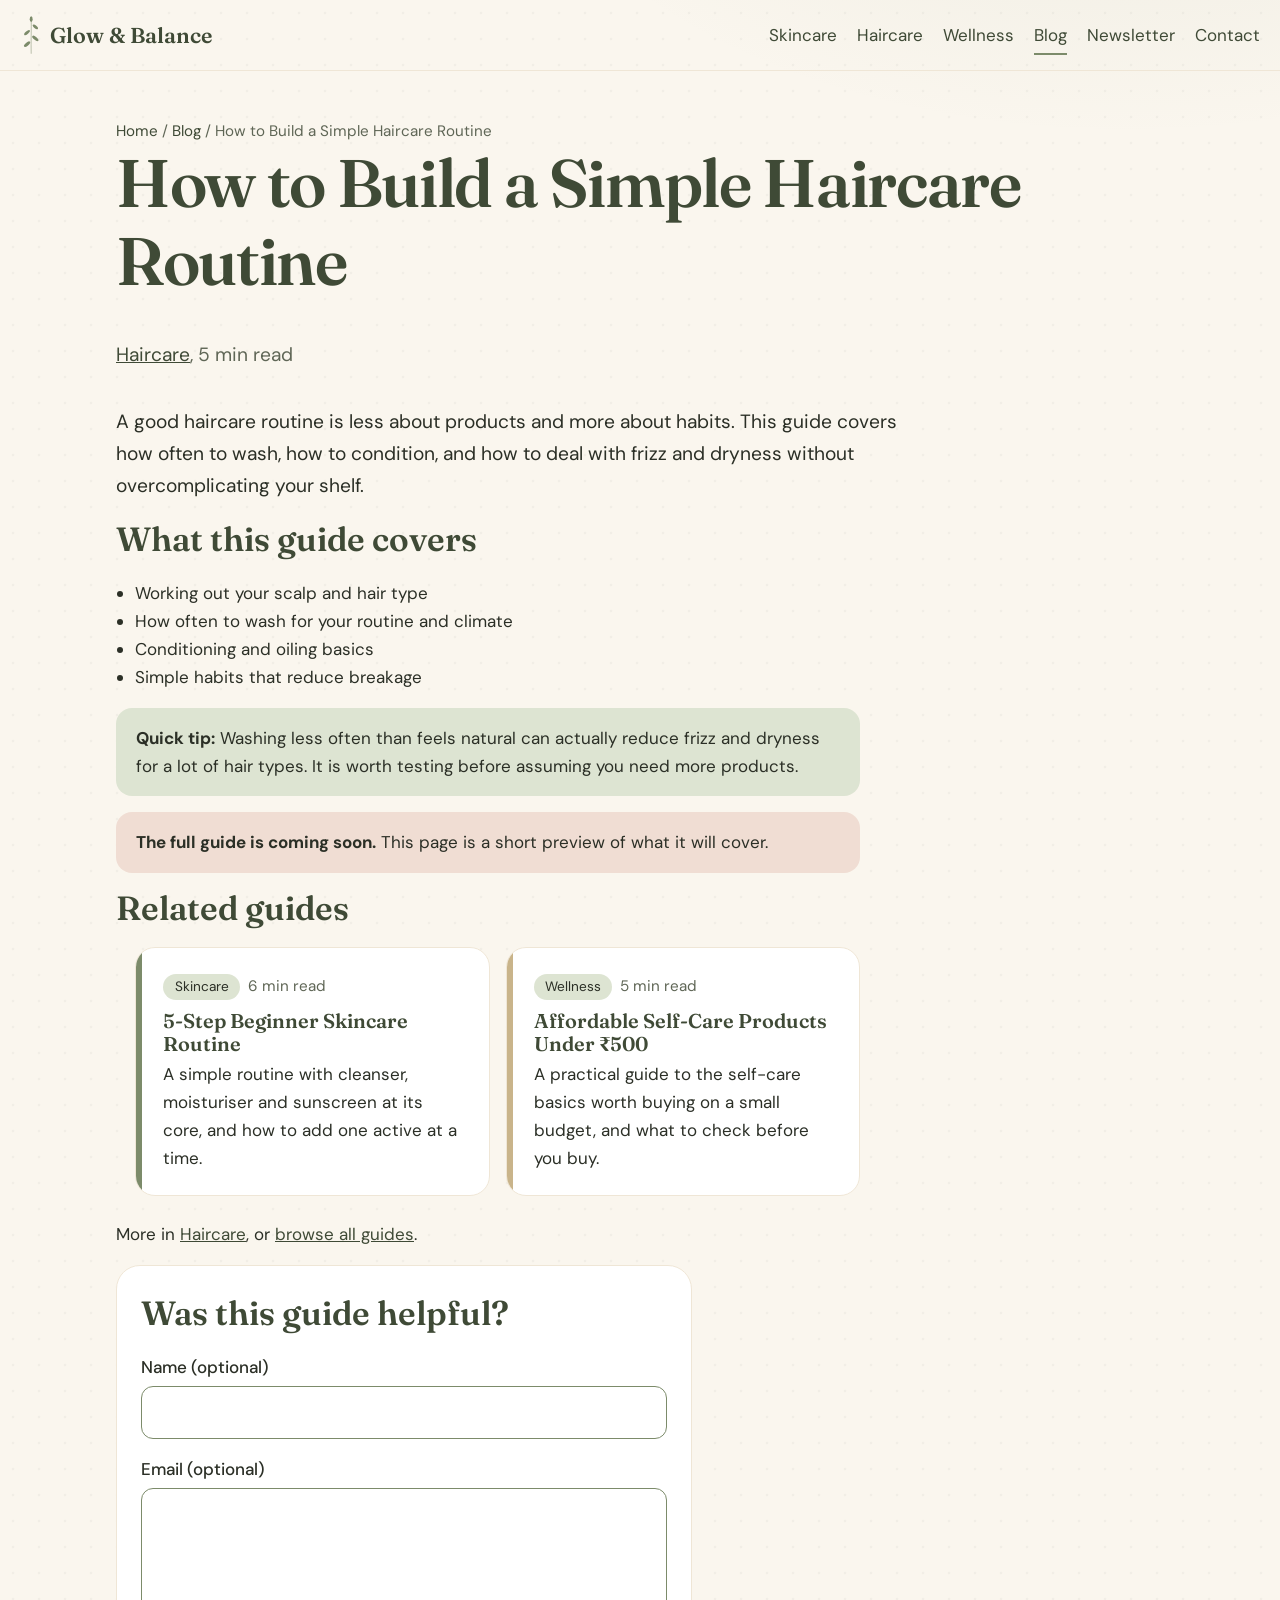
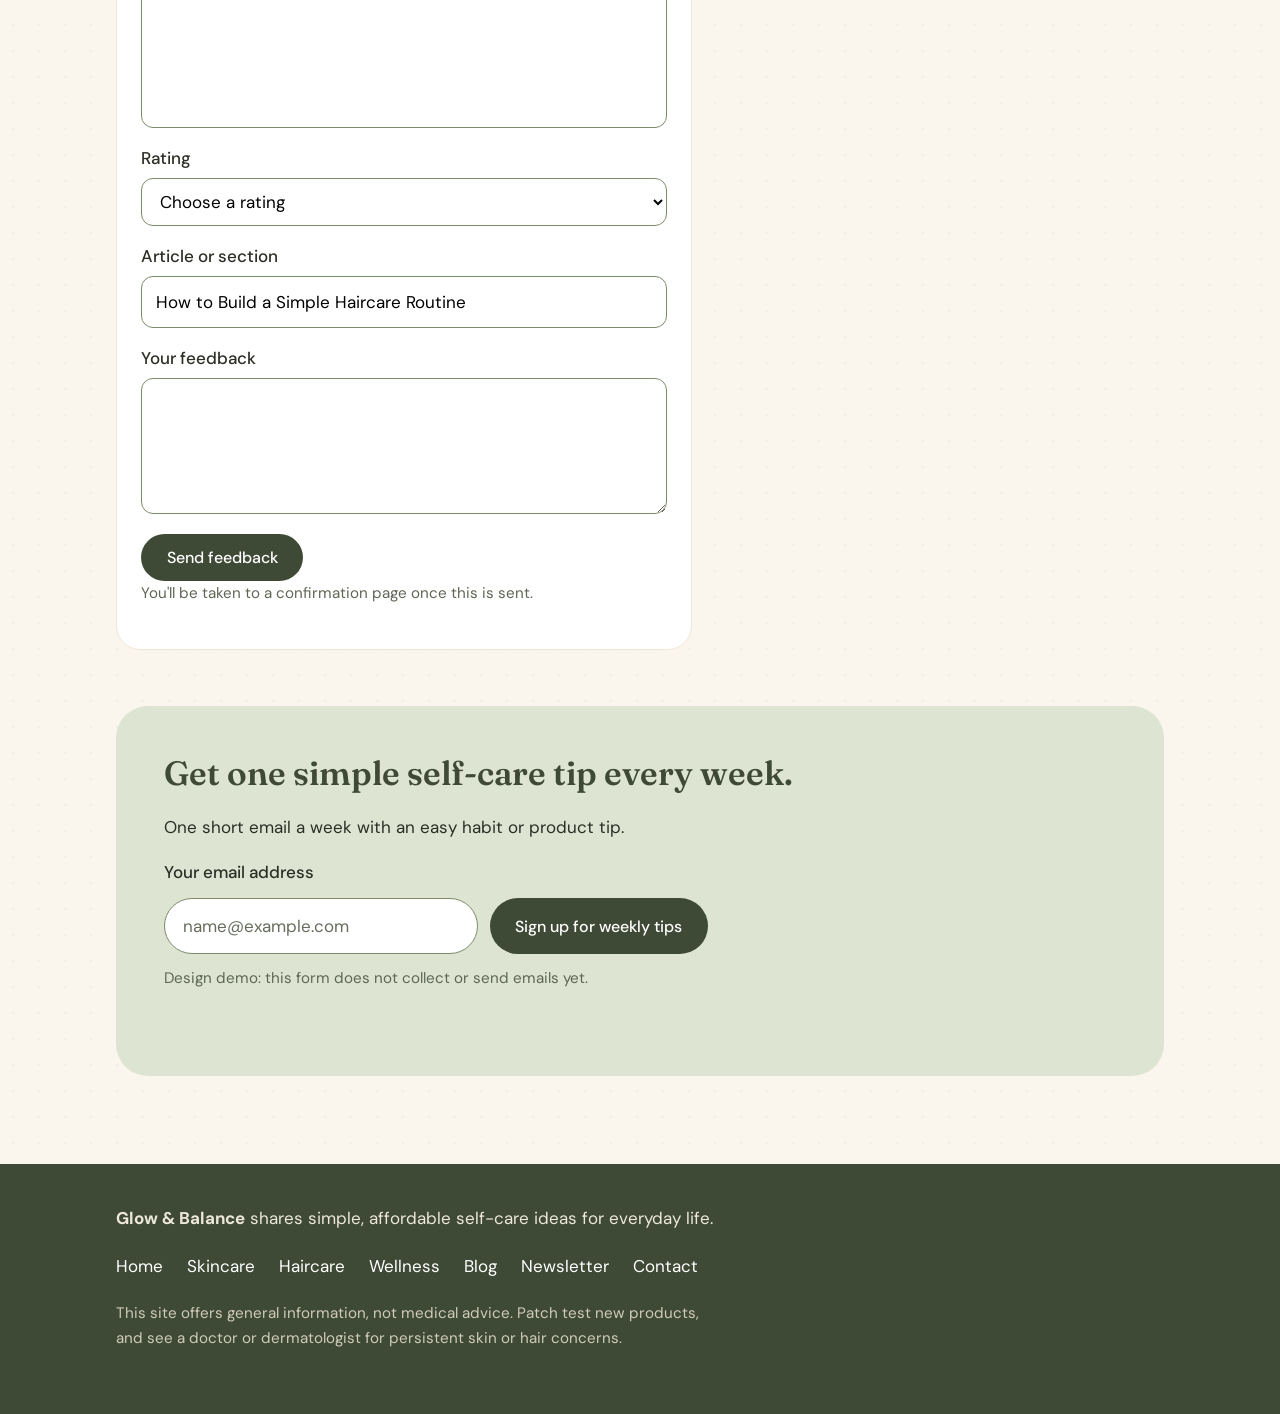
<file: blog/how-to-build-a-simple-haircare-routine/index.html>
<!DOCTYPE html>
<html lang="en-IN">
<head>
<meta charset="utf-8">
<meta name="viewport" content="width=device-width, initial-scale=1, viewport-fit=cover">
<title>How to Build a Simple Haircare Routine | Glow &amp; Balance</title>
<meta name="description" content="Three or four products and a steady wash schedule are enough. Here is how to start.">
<meta name="robots" content="index,follow">
<meta name="theme-color" content="#FAF6EE">
<link rel="canonical" href="https://www.example.com/blog/how-to-build-a-simple-haircare-routine/">
<meta property="og:url" content="https://www.example.com/blog/how-to-build-a-simple-haircare-routine/">
<meta property="og:type" content="article">
<meta property="og:site_name" content="Glow &amp; Balance">
<meta property="og:locale" content="en_IN">
<meta property="og:title" content="How to Build a Simple Haircare Routine | Glow &amp; Balance">
<meta property="og:description" content="Three or four products and a steady wash schedule are enough. Here is how to start.">
<meta name="twitter:card" content="summary">
<link rel="icon" href="/assets/favicon.svg" type="image/svg+xml">
<link rel="preconnect" href="https://fonts.googleapis.com">
<link rel="preconnect" href="https://fonts.gstatic.com" crossorigin>
<link href="https://fonts.googleapis.com/css2?family=Fraunces:opsz,wght@9..144,400;9..144,600&family=DM+Sans:wght@400;500;700&display=swap" rel="stylesheet">
<link rel="stylesheet" href="/assets/styles.css">
<script>document.documentElement.className='js'</script>
<script type="application/ld+json">{"@context":"https://schema.org","@graph":[{"@type":"BlogPosting","@id":"https://www.example.com/blog/how-to-build-a-simple-haircare-routine/#article","headline":"How to Build a Simple Haircare Routine","description":"Three or four products and a steady wash schedule are enough. Here is how to start.","inLanguage":"en-IN","articleSection":"Haircare","mainEntityOfPage":{"@type":"WebPage","@id":"https://www.example.com/blog/how-to-build-a-simple-haircare-routine/"},"author":{"@type":"Organization","name":"Glow & Balance","url":"https://www.example.com/"},"publisher":{"@type":"Organization","name":"Glow & Balance","url":"https://www.example.com/"}},{"@type":"BreadcrumbList","itemListElement":[{"@type":"ListItem","position":1,"name":"Home","item":"https://www.example.com/"},{"@type":"ListItem","position":2,"name":"Blog","item":"https://www.example.com/blog/"},{"@type":"ListItem","position":3,"name":"How to Build a Simple Haircare Routine"}]}]}</script>
</head>
<body>
<svg width="0" height="0" style="position:absolute" aria-hidden="true"><symbol id="sprig" viewBox="0 0 60 120"><path d="M30 118C29 80 31 40 30 4" fill="none" stroke="currentColor" stroke-width="1.6"/><g fill="currentColor"><ellipse cx="17" cy="88" rx="12" ry="5" transform="rotate(-40 17 88)"/><ellipse cx="43" cy="70" rx="12" ry="5" transform="rotate(40 43 70)"/><ellipse cx="17" cy="52" rx="11" ry="4.5" transform="rotate(-40 17 52)"/><ellipse cx="43" cy="34" rx="10" ry="4.5" transform="rotate(40 43 34)"/><ellipse cx="30" cy="10" rx="4.5" ry="9"/></g></symbol></svg>
<a class="skip" href="#main">Skip to content</a>
<header><div class="bar">
<a class="logo" href="/"><svg class="leaf leaf-a" aria-hidden="true"><use href="#sprig"/></svg>Glow &amp; Balance</a>
<button class="menu" type="button" aria-expanded="false" aria-controls="site-nav">Menu</button>
<nav id="site-nav" aria-label="Main"><ul>
<li><a href="/skincare/">Skincare</a></li><li><a href="/haircare/">Haircare</a></li><li><a href="/wellness/">Wellness</a></li><li><a href="/blog/" aria-current="true">Blog</a></li><li><a href="/newsletter/">Newsletter</a></li><li><a href="/contact/">Contact</a></li>
</ul></nav></div></header>
<main id="main">
<div class="wrap article"><div class="pagehead"><nav class="crumbs" aria-label="Breadcrumb"><a href="/">Home</a> / <a href="/blog/">Blog</a> / <span aria-current="page">How to Build a Simple Haircare Routine</span></nav><h1>How to Build a Simple Haircare Routine</h1><p class="small"><a href="/haircare/">Haircare</a>, 5 min read</p></div>
<p style="font-size:1.2rem">A good haircare routine is less about products and more about habits. This guide covers how often to wash, how to condition, and how to deal with frizz and dryness without overcomplicating your shelf.</p><h2>What this guide covers</h2><ul><li>Working out your scalp and hair type</li><li>How often to wash for your routine and climate</li><li>Conditioning and oiling basics</li><li>Simple habits that reduce breakage</li></ul>
<div class="note tip"><strong>Quick tip:</strong> Washing less often than feels natural can actually reduce frizz and dryness for a lot of hair types. It is worth testing before assuming you need more products.</div>
<div class="note"><strong>The full guide is coming soon.</strong> This page is a short preview of what it will cover.</div>
<h2>Related guides</h2><ul class="posts"><li class="post skincare"><span class="tag">Skincare</span><span class="small">6 min read</span><h3><a href="/blog/5-step-beginner-skincare-routine/">5-Step Beginner Skincare Routine</a></h3><p>A simple routine with cleanser, moisturiser and sunscreen at its core, and how to add one active at a time.</p></li><li class="post wellness"><span class="tag">Wellness</span><span class="small">5 min read</span><h3><a href="/blog/affordable-self-care-products-under-500/">Affordable Self-Care Products Under ₹500</a></h3><p>A practical guide to the self-care basics worth buying on a small budget, and what to check before you buy.</p></li></ul><p style="margin-top:1.5rem">More in <a href="/haircare/">Haircare</a>, or <a href="/blog/">browse all guides</a>.</p><div class="form-card">
<h2>Was this guide helpful?</h2>
<form class="formsubmit-form" action="https://formsubmit.co/kajalbvcoew@gmail.com" method="POST">
<input type="hidden" name="_subject" value="New Glow &amp; Balance Reader Feedback">
<input type="hidden" name="_template" value="table">
<div class="field"><label for="f-name">Name (optional)</label><input id="f-name" type="text" name="Name" autocomplete="name"></div>
<div class="field"><label for="f-email">Email (optional)</label><input id="f-email" type="email" name="Email" autocomplete="email"></div>
<div class="field"><label for="f-rating">Rating</label><select id="f-rating" name="Rating" required><option value="">Choose a rating</option><option value="5">5 - Very helpful</option><option value="4">4 - Helpful</option><option value="3">3 - Somewhat helpful</option><option value="2">2 - Not very helpful</option><option value="1">1 - Not helpful</option></select></div>
<div class="field"><label for="f-section">Article or section</label><input id="f-section" type="text" name="Article_or_section" value="How to Build a Simple Haircare Routine" required></div>
<div class="field"><label for="f-message">Your feedback</label><textarea id="f-message" name="Feedback" rows="4" required></textarea></div>
<button class="btn" type="submit">Send feedback</button>
<p class="small">You'll be taken to a confirmation page once this is sent.</p>
</form></div><section><div class="nl"><h2>Get one simple self-care tip every week.</h2><p>One short email a week with an easy habit or product tip.</p>
<form novalidate><label for="em1">Your email address</label><input id="em1" type="email" name="email" placeholder="name@example.com" autocomplete="email" aria-describedby="mem1" required><button class="btn" type="submit">Sign up for weekly tips</button></form><p class="small">Design demo: this form does not collect or send emails yet.</p><p class="msg" id="mem1" role="status" aria-live="polite"></p></div></section></div>
</main>
<footer><div class="wrap">
<p><strong>Glow &amp; Balance</strong> shares simple, affordable self-care ideas for everyday life.</p>
<nav aria-label="Footer"><ul><li><a href="/">Home</a></li><li><a href="/skincare/">Skincare</a></li><li><a href="/haircare/">Haircare</a></li><li><a href="/wellness/">Wellness</a></li><li><a href="/blog/">Blog</a></li><li><a href="/newsletter/">Newsletter</a></li><li><a href="/contact/">Contact</a></li></ul></nav>
<p class="small" style="color:#CFCBB9">This site offers general information, not medical advice. Patch test new products, and see a doctor or dermatologist for persistent skin or hair concerns.</p>
</div></footer>
<script src="/assets/site.js" defer></script>
</body>
</html>
</file>
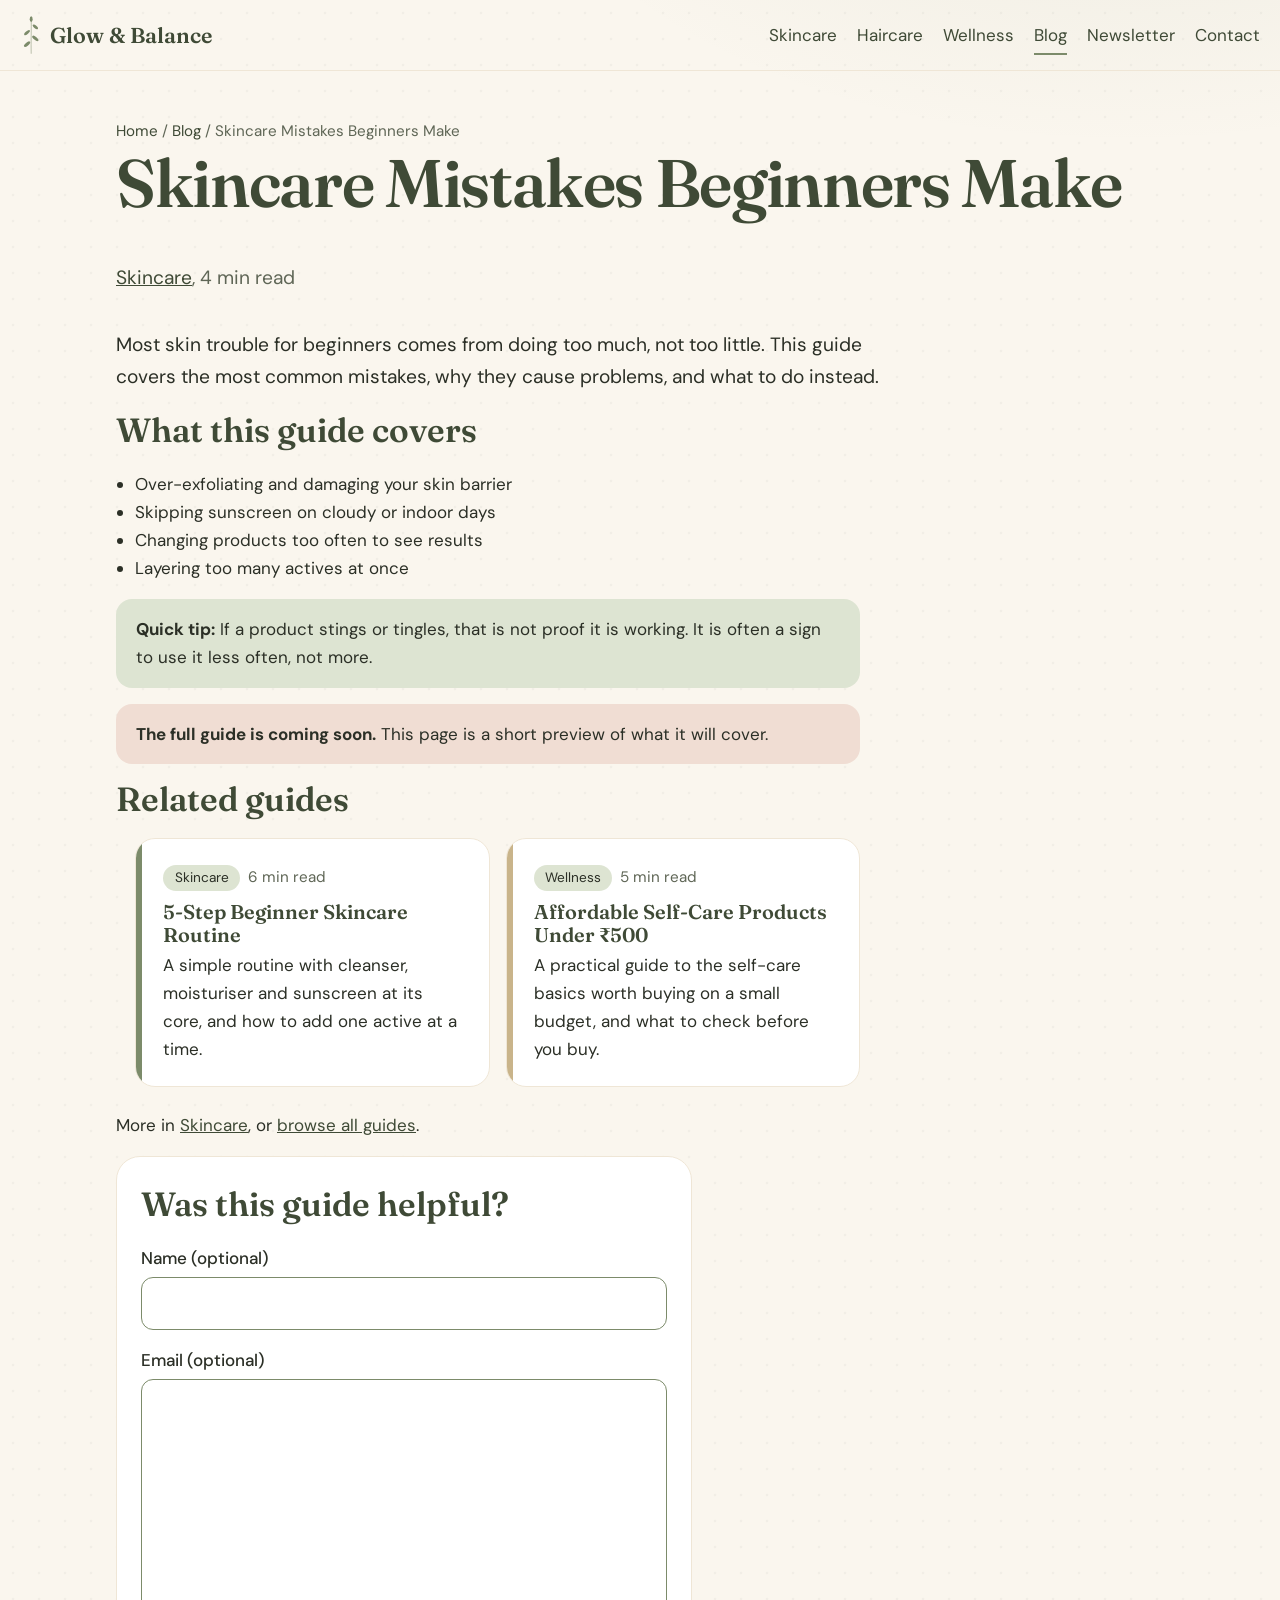
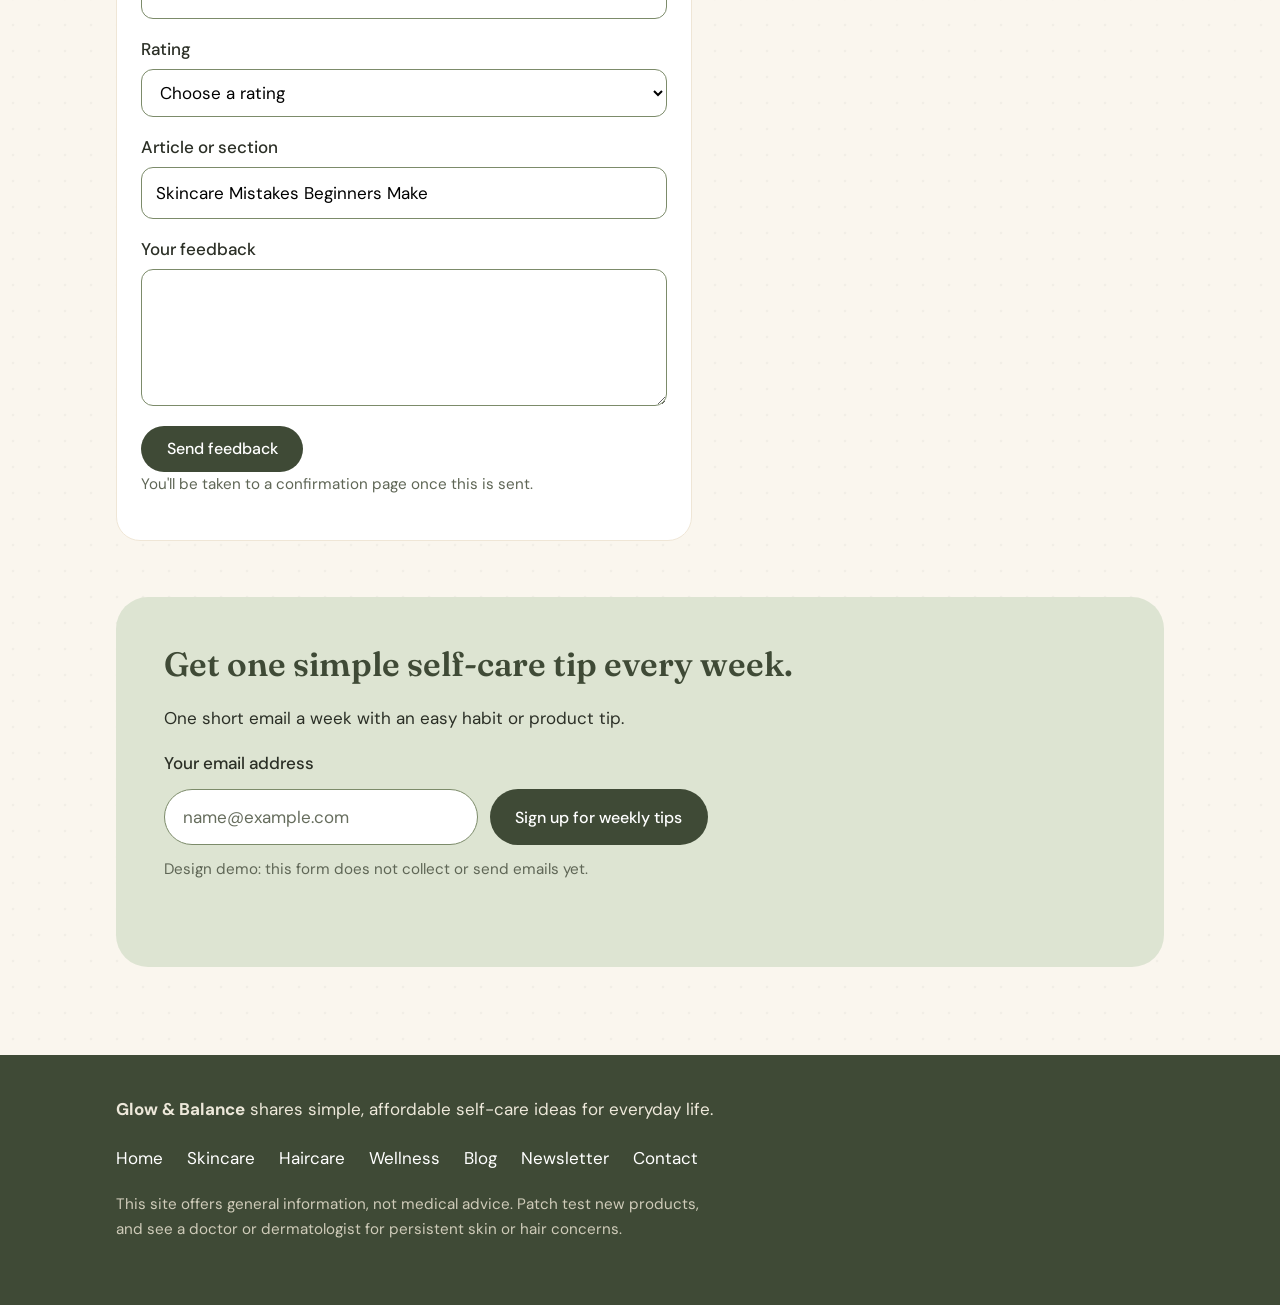
<file: blog/skincare-mistakes-beginners-make/index.html>
<!DOCTYPE html>
<html lang="en-IN">
<head>
<meta charset="utf-8">
<meta name="viewport" content="width=device-width, initial-scale=1, viewport-fit=cover">
<title>Skincare Mistakes Beginners Make | Glow &amp; Balance</title>
<meta name="description" content="The common slip-ups that cause irritation and dullness, and quick ways to correct each one.">
<meta name="robots" content="index,follow">
<meta name="theme-color" content="#FAF6EE">
<link rel="canonical" href="https://www.example.com/blog/skincare-mistakes-beginners-make/">
<meta property="og:url" content="https://www.example.com/blog/skincare-mistakes-beginners-make/">
<meta property="og:type" content="article">
<meta property="og:site_name" content="Glow &amp; Balance">
<meta property="og:locale" content="en_IN">
<meta property="og:title" content="Skincare Mistakes Beginners Make | Glow &amp; Balance">
<meta property="og:description" content="The common slip-ups that cause irritation and dullness, and quick ways to correct each one.">
<meta name="twitter:card" content="summary">
<link rel="icon" href="/assets/favicon.svg" type="image/svg+xml">
<link rel="preconnect" href="https://fonts.googleapis.com">
<link rel="preconnect" href="https://fonts.gstatic.com" crossorigin>
<link href="https://fonts.googleapis.com/css2?family=Fraunces:opsz,wght@9..144,400;9..144,600&family=DM+Sans:wght@400;500;700&display=swap" rel="stylesheet">
<link rel="stylesheet" href="/assets/styles.css">
<script>document.documentElement.className='js'</script>
<script type="application/ld+json">{"@context":"https://schema.org","@graph":[{"@type":"BlogPosting","@id":"https://www.example.com/blog/skincare-mistakes-beginners-make/#article","headline":"Skincare Mistakes Beginners Make","description":"The common slip-ups that cause irritation and dullness, and quick ways to correct each one.","inLanguage":"en-IN","articleSection":"Skincare","mainEntityOfPage":{"@type":"WebPage","@id":"https://www.example.com/blog/skincare-mistakes-beginners-make/"},"author":{"@type":"Organization","name":"Glow & Balance","url":"https://www.example.com/"},"publisher":{"@type":"Organization","name":"Glow & Balance","url":"https://www.example.com/"}},{"@type":"BreadcrumbList","itemListElement":[{"@type":"ListItem","position":1,"name":"Home","item":"https://www.example.com/"},{"@type":"ListItem","position":2,"name":"Blog","item":"https://www.example.com/blog/"},{"@type":"ListItem","position":3,"name":"Skincare Mistakes Beginners Make"}]}]}</script>
</head>
<body>
<svg width="0" height="0" style="position:absolute" aria-hidden="true"><symbol id="sprig" viewBox="0 0 60 120"><path d="M30 118C29 80 31 40 30 4" fill="none" stroke="currentColor" stroke-width="1.6"/><g fill="currentColor"><ellipse cx="17" cy="88" rx="12" ry="5" transform="rotate(-40 17 88)"/><ellipse cx="43" cy="70" rx="12" ry="5" transform="rotate(40 43 70)"/><ellipse cx="17" cy="52" rx="11" ry="4.5" transform="rotate(-40 17 52)"/><ellipse cx="43" cy="34" rx="10" ry="4.5" transform="rotate(40 43 34)"/><ellipse cx="30" cy="10" rx="4.5" ry="9"/></g></symbol></svg>
<a class="skip" href="#main">Skip to content</a>
<header><div class="bar">
<a class="logo" href="/"><svg class="leaf leaf-a" aria-hidden="true"><use href="#sprig"/></svg>Glow &amp; Balance</a>
<button class="menu" type="button" aria-expanded="false" aria-controls="site-nav">Menu</button>
<nav id="site-nav" aria-label="Main"><ul>
<li><a href="/skincare/">Skincare</a></li><li><a href="/haircare/">Haircare</a></li><li><a href="/wellness/">Wellness</a></li><li><a href="/blog/" aria-current="true">Blog</a></li><li><a href="/newsletter/">Newsletter</a></li><li><a href="/contact/">Contact</a></li>
</ul></nav></div></header>
<main id="main">
<div class="wrap article"><div class="pagehead"><nav class="crumbs" aria-label="Breadcrumb"><a href="/">Home</a> / <a href="/blog/">Blog</a> / <span aria-current="page">Skincare Mistakes Beginners Make</span></nav><h1>Skincare Mistakes Beginners Make</h1><p class="small"><a href="/skincare/">Skincare</a>, 4 min read</p></div>
<p style="font-size:1.2rem">Most skin trouble for beginners comes from doing too much, not too little. This guide covers the most common mistakes, why they cause problems, and what to do instead.</p><h2>What this guide covers</h2><ul><li>Over-exfoliating and damaging your skin barrier</li><li>Skipping sunscreen on cloudy or indoor days</li><li>Changing products too often to see results</li><li>Layering too many actives at once</li></ul>
<div class="note tip"><strong>Quick tip:</strong> If a product stings or tingles, that is not proof it is working. It is often a sign to use it less often, not more.</div>
<div class="note"><strong>The full guide is coming soon.</strong> This page is a short preview of what it will cover.</div>
<h2>Related guides</h2><ul class="posts"><li class="post skincare"><span class="tag">Skincare</span><span class="small">6 min read</span><h3><a href="/blog/5-step-beginner-skincare-routine/">5-Step Beginner Skincare Routine</a></h3><p>A simple routine with cleanser, moisturiser and sunscreen at its core, and how to add one active at a time.</p></li><li class="post wellness"><span class="tag">Wellness</span><span class="small">5 min read</span><h3><a href="/blog/affordable-self-care-products-under-500/">Affordable Self-Care Products Under ₹500</a></h3><p>A practical guide to the self-care basics worth buying on a small budget, and what to check before you buy.</p></li></ul><p style="margin-top:1.5rem">More in <a href="/skincare/">Skincare</a>, or <a href="/blog/">browse all guides</a>.</p><div class="form-card">
<h2>Was this guide helpful?</h2>
<form class="formsubmit-form" action="https://formsubmit.co/kajalbvcoew@gmail.com" method="POST">
<input type="hidden" name="_subject" value="New Glow &amp; Balance Reader Feedback">
<input type="hidden" name="_template" value="table">
<div class="field"><label for="f-name">Name (optional)</label><input id="f-name" type="text" name="Name" autocomplete="name"></div>
<div class="field"><label for="f-email">Email (optional)</label><input id="f-email" type="email" name="Email" autocomplete="email"></div>
<div class="field"><label for="f-rating">Rating</label><select id="f-rating" name="Rating" required><option value="">Choose a rating</option><option value="5">5 - Very helpful</option><option value="4">4 - Helpful</option><option value="3">3 - Somewhat helpful</option><option value="2">2 - Not very helpful</option><option value="1">1 - Not helpful</option></select></div>
<div class="field"><label for="f-section">Article or section</label><input id="f-section" type="text" name="Article_or_section" value="Skincare Mistakes Beginners Make" required></div>
<div class="field"><label for="f-message">Your feedback</label><textarea id="f-message" name="Feedback" rows="4" required></textarea></div>
<button class="btn" type="submit">Send feedback</button>
<p class="small">You'll be taken to a confirmation page once this is sent.</p>
</form></div><section><div class="nl"><h2>Get one simple self-care tip every week.</h2><p>One short email a week with an easy habit or product tip.</p>
<form novalidate><label for="em1">Your email address</label><input id="em1" type="email" name="email" placeholder="name@example.com" autocomplete="email" aria-describedby="mem1" required><button class="btn" type="submit">Sign up for weekly tips</button></form><p class="small">Design demo: this form does not collect or send emails yet.</p><p class="msg" id="mem1" role="status" aria-live="polite"></p></div></section></div>
</main>
<footer><div class="wrap">
<p><strong>Glow &amp; Balance</strong> shares simple, affordable self-care ideas for everyday life.</p>
<nav aria-label="Footer"><ul><li><a href="/">Home</a></li><li><a href="/skincare/">Skincare</a></li><li><a href="/haircare/">Haircare</a></li><li><a href="/wellness/">Wellness</a></li><li><a href="/blog/">Blog</a></li><li><a href="/newsletter/">Newsletter</a></li><li><a href="/contact/">Contact</a></li></ul></nav>
<p class="small" style="color:#CFCBB9">This site offers general information, not medical advice. Patch test new products, and see a doctor or dermatologist for persistent skin or hair concerns.</p>
</div></footer>
<script src="/assets/site.js" defer></script>
</body>
</html>
</file>
<file: assets/styles.css>
/* 1. BRAND TOKENS: change colours and fonts here and the whole site updates */
:root{color-scheme:light;--cream:#FAF6EE;--sand:#EFE6D6;--sage:#7C8B6A;--sage-soft:#DDE4D2;--olive:#3F4A36;--blush:#F0DDD3;--ink:#2B2F26;--muted:#5F6656;
--serif:'Fraunces',Georgia,serif;--sans:'DM Sans',system-ui,sans-serif;box-sizing:border-box;padding-top:env(safe-area-inset-top,0px);padding-bottom:env(safe-area-inset-bottom,0px)}
html{scroll-padding-top:env(safe-area-inset-top,0px)}
*,*::before,*::after{box-sizing:inherit}
/* 2. BASE */
body{margin:0;color:var(--ink);font:400 1.0625rem/1.65 var(--sans);
background:
radial-gradient(1100px 650px at 88% -8%, rgba(124,139,106,.11), transparent 58%),
radial-gradient(950px 550px at -8% 108%, rgba(240,221,211,.4), transparent 55%),
radial-gradient(rgba(63,74,54,.045) 1.1px, transparent 1.7px) 0 0/26px 26px,
var(--cream)}
h1,h2,h3{font-family:var(--serif);font-weight:600;line-height:1.15;color:var(--olive);margin:0 0 .6em}
h1{font-size:clamp(2.4rem,7vw,4.2rem);letter-spacing:-.02em}
h2{font-size:clamp(1.5rem,3.5vw,2.1rem)}h3{font-size:1.25rem}
p{margin:0 0 1em;max-width:62ch}
a{color:var(--olive)}
:focus-visible{outline:3px solid var(--sage);outline-offset:3px;border-radius:4px}
.wrap{max-width:68rem;margin:0 auto;padding:0 1.25rem}
.skip{position:absolute;left:-999px}.skip:focus{left:1rem;top:1rem;background:#fff;padding:.5rem 1rem;z-index:9}
section{padding:3.5rem 0}
.small{font-size:.95rem;color:var(--muted)}
/* 3. HEADER */
header{border-bottom:1px solid var(--sand)}
.bar{display:flex;flex-wrap:wrap;align-items:center;justify-content:space-between;gap:.5rem 1.5rem;padding:1rem 1.25rem}
.logo{font:600 1.35rem var(--serif);color:var(--olive);text-decoration:none;display:flex;align-items:center;gap:.5rem}
.logo svg{width:1.4rem;height:2.4rem;color:var(--sage)}
nav ul{list-style:none;margin:0;padding:0;display:flex;flex-wrap:wrap;gap:.25rem 1.25rem}
nav a{text-decoration:none;padding:.4rem 0;border-bottom:2px solid transparent;transition:border-color .25s ease}
nav a:hover,nav a[aria-current]{border-color:var(--sage)}
/* 4. BUTTONS AND FORMS */
.btn{display:inline-block;background:var(--olive);color:#fff;border:0;border-radius:99px;padding:.8rem 1.6rem;font:500 1rem var(--sans);text-decoration:none;cursor:pointer}
.btn:hover{background:#2f3828}
.btn.light{background:transparent;color:var(--olive);box-shadow:inset 0 0 0 1.5px var(--olive)}
input[type=email]{font:inherit;padding:.8rem 1.1rem;border:1.5px solid var(--sage);border-radius:99px;background:#fff;min-width:0;flex:1 1 15rem}
.nl{background:var(--sage-soft);border-radius:2rem;padding:2.5rem 1.5rem}
.nl form{display:flex;flex-wrap:wrap;gap:.75rem;max-width:34rem}
.msg{min-height:1.5em;margin:.75rem 0 0;font-weight:500}
/* 5. HOME */
.hero{display:grid;gap:2rem;align-items:center;padding:3rem 0}
.hero p.lead{font-size:1.25rem;color:var(--muted)}
.arch{background:var(--sage-soft);border-radius:999px 999px 1.5rem 1.5rem;aspect-ratio:4/5;max-width:22rem;width:100%;justify-self:center;display:flex;align-items:flex-end;justify-content:center;gap:.5rem;padding:2rem 1rem 0;color:var(--sage);overflow:hidden}
.arch svg{height:88%;width:auto}.arch svg:nth-child(2){height:100%;color:var(--olive)}.arch svg:nth-child(3){height:70%}
.cats{display:grid;gap:1rem}
.cat{display:block;text-decoration:none;border-radius:1.5rem;padding:2rem 1.5rem}
.cat h3{margin-bottom:.4rem}.cat p{margin:0;color:var(--ink)}
.cat:hover{outline:2px solid var(--sage)}
.c1{background:var(--sage-soft)}.c2{background:var(--blush)}.c3{background:var(--sand)}
.two{display:grid;gap:2rem}
.guide{border-top:2px solid var(--sage);padding-top:1rem}
.rows{list-style:none;margin:0;padding:0}
.rows li{border-top:1px solid var(--sand);padding:1.1rem 0}
.rows li:last-child{border-bottom:1px solid var(--sand)}
.rows h3{margin:0 0 .25rem}.rows a{text-decoration:none}.rows a:hover{text-decoration:underline}
.rows p{margin:.25rem 0 0}
.tag{display:inline-block;background:var(--sage-soft);border-radius:99px;padding:.1rem .7rem;font-size:.85rem;margin-right:.5rem}
.about{background:var(--sand);border-radius:2rem;padding:2.5rem 1.5rem}
/* 6. CATEGORY, BLOG, ARTICLE */
.pagehead{padding:3rem 0 1rem}.pagehead p{font-size:1.2rem;color:var(--muted)}
.topic{display:grid;gap:.25rem 3rem;padding:1.6rem 0;border-top:1px solid var(--sand)}
.topic h2{font-size:1.5rem}
.crumbs{font-size:.95rem;color:var(--muted)}
.article ul{padding-left:1.2rem;max-width:62ch}
.note{background:var(--blush);border-radius:1rem;padding:1rem 1.25rem;max-width:62ch;margin-bottom:1rem}
.note.tip{background:var(--sage-soft)}
.mini{list-style:none;margin:.5rem 0 0;padding:0;display:grid;gap:.45rem;max-width:62ch}
.mini li{padding-left:1.1rem;position:relative}
.mini li::before{content:"";position:absolute;left:0;top:.6em;width:6px;height:6px;border-radius:50%;background:var(--sage)}
/* 7. FOOTER */
footer{background:var(--olive);color:#EDE8DA;padding:2.5rem 0 3rem;margin-top:2rem}
footer a{color:#fff}footer p{max-width:60ch}
/* 8. LARGER SCREENS */
@media(min-width:48rem){.hero{grid-template-columns:1.2fr 1fr}.cats{grid-template-columns:repeat(3,1fr)}.two{grid-template-columns:1fr 1fr}.topic{grid-template-columns:1fr 1.6fr}.nl{padding:3rem}.about,.nl{padding-left:3rem}}
@media(prefers-reduced-motion:no-preference){html{scroll-behavior:smooth}
@keyframes fadeUp{from{opacity:0;transform:translateY(10px)}to{opacity:1;transform:translateY(0)}}
main{animation:fadeUp .45s ease both}
@keyframes leafSway{0%,100%{transform:rotate(-3deg)}50%{transform:rotate(3deg)}}
.leaf{transform-origin:50% 100%;animation:leafSway 5s ease-in-out infinite}
.leaf-a{animation-duration:4.6s}.leaf-b{animation-duration:5.4s;animation-delay:-1.1s}.leaf-c{animation-duration:5s;animation-delay:-2.4s}
.logo:hover .leaf{animation-duration:1.4s}}
@media(prefers-reduced-motion:reduce){.btn,.cat,.post,.feat{transition:none!important}.btn:hover,.cat:hover,.post:hover,.feat:hover{transform:none!important}.leaf{animation:none!important}}
/* 9. REFINEMENTS */
.vh{position:absolute;width:1px;height:1px;overflow:hidden;clip:rect(0 0 0 0);white-space:nowrap}
main:focus{outline:none}
a:hover{text-decoration-thickness:2px}
input::placeholder{color:#666d5d}
.btn{transition:background .2s ease,box-shadow .2s ease,transform .2s ease}.btn:hover{background:#2f3828;box-shadow:0 3px 0 var(--sage);transform:translateY(-1px)}.btn.light:hover{background:var(--sage-soft);box-shadow:inset 0 0 0 1.5px var(--olive)}.btn:active{transform:translateY(0)}
input[type=email]:hover{border-color:var(--olive)}input[type=email]:focus-visible{border-color:var(--olive);outline-offset:2px}
.nl label{flex:0 0 100%;font-weight:500}.nl .small{margin:.75rem 0 0}
.cat{transition:box-shadow .25s ease,transform .25s ease}.cat:hover{outline:none;box-shadow:0 8px 22px rgba(63,74,54,.12);transform:translateY(-3px)}.cat:focus-visible{outline:3px solid var(--olive)}
.hero{padding:4rem 0 3rem}.hero .btn{margin:.25rem .5rem .25rem 0}
.arch{box-shadow:0 0 0 10px var(--cream),0 0 0 11px var(--sage)}
.home section>h2::after{content:"";display:block;width:2.5rem;height:2px;background:var(--sage);margin-top:.6rem}
.pr{list-style:none;margin:0;padding:1.5rem 0 0;border-top:1px solid var(--sand);display:grid;gap:1rem}
.pr strong{display:block;font:600 1.1rem var(--serif);color:var(--olive)}.pr span{color:var(--muted);font-size:.95rem}
.posts{list-style:none;margin:0;padding:0;display:grid;gap:1rem}
.post{position:relative;overflow:hidden;background:#fff;border:1px solid var(--sand);border-radius:1.25rem;padding:1.4rem 1.4rem 1.4rem 1.7rem;transition:border-color .25s ease,box-shadow .25s ease,transform .25s ease}
.post::before{content:"";position:absolute;left:0;top:0;bottom:0;width:6px;background:var(--accent)}
.post.skincare{--accent:var(--sage)}.post.haircare{--accent:#D9A99A}.post.wellness{--accent:#C9B48A}
.post h3{margin:.6rem 0 .3rem}.post p{margin:0}.post h3 a{text-decoration:none}.post h3 a::after{content:"";position:absolute;inset:0}
.post:hover{border-color:var(--sage);box-shadow:0 6px 18px rgba(63,74,54,.09);transform:translateY(-2px)}.post:focus-within{outline:3px solid var(--olive);outline-offset:2px}
.feat{position:relative;overflow:hidden;background:var(--tint);border-radius:1.5rem;padding:1.75rem 1.5rem;transition:box-shadow .25s ease,transform .25s ease}
.feat.skincare{--tint:var(--sage-soft)}.feat.haircare{--tint:var(--blush)}.feat.wellness{--tint:var(--sand)}
.feat svg{position:absolute;right:.5rem;bottom:-1rem;width:5.5rem;height:9.5rem;color:var(--olive);opacity:.14;pointer-events:none}
.feat .tag{background:rgba(255,255,255,.75)}.feat h3{margin:.7rem 0 .4rem;max-width:80%}.feat p{margin:0;max-width:80%}
.feat h3 a{text-decoration:none}.feat h3 a::after{content:"";position:absolute;inset:0}
.feat:hover{box-shadow:0 8px 22px rgba(63,74,54,.12);transform:translateY(-3px)}.feat:focus-within{outline:3px solid var(--olive);outline-offset:3px}
.post h3 a:focus-visible,.feat h3 a:focus-visible{outline:none}
footer nav ul{list-style:none;margin:1.25rem 0;padding:0;display:flex;flex-wrap:wrap;gap:.25rem 1.5rem}
footer nav a{color:#fff;text-decoration:none;padding:.5rem 0;border-bottom:2px solid transparent;transition:border-color .25s ease}footer nav a:hover{border-color:#fff}footer a:focus-visible{outline-color:#fff}
.menu{display:none}
@media(min-width:48rem){.posts{grid-template-columns:1fr 1fr}.pr{grid-template-columns:repeat(3,1fr)}}
@media(max-width:47.99rem){
.js .menu{display:inline-flex;align-items:center;min-height:44px;background:transparent;border:1.5px solid var(--olive);color:var(--olive);border-radius:99px;padding:.4rem 1.1rem;font:500 1rem var(--sans);cursor:pointer}
.js .menu:hover,.js .menu[aria-expanded=true]{background:var(--sage-soft)}
#site-nav{width:100%}.js #site-nav ul{display:flex;flex-direction:column;gap:0;padding:0 0 .75rem;max-height:0;opacity:0;overflow:hidden;transition:max-height .35s ease,opacity .25s ease,padding .35s ease}.js #site-nav.open ul{max-height:28rem;opacity:1;padding:.25rem 0 .75rem}
#site-nav a{display:block;padding:.85rem .25rem;border-bottom:1px solid var(--sand)}#site-nav a[aria-current]{border-bottom-color:var(--sage)}}
/* 10. CONTACT / FEEDBACK FORMS */
.form-card{background:#fff;border:1px solid var(--sand);border-radius:1.5rem;padding:1.75rem 1.5rem;max-width:36rem}
.form-card h2{margin-top:0}
.field{display:flex;flex-direction:column;gap:.35rem;margin-bottom:1rem}
.field label{font-weight:500}
.form-card input[type=text],.form-card input[type=email],.form-card textarea,.form-card select{font:inherit;padding:.7rem .9rem;border:1.5px solid var(--sage);border-radius:.75rem;background:#fff;width:100%}
.form-card textarea{resize:vertical}
.form-card input:hover,.form-card textarea:hover,.form-card select:hover{border-color:var(--olive)}
.form-card input:focus-visible,.form-card textarea:focus-visible,.form-card select:focus-visible{border-color:var(--olive)}
.form-card button{margin-top:.25rem}
.form-card button:disabled{opacity:.6;cursor:not-allowed}
.msg.err{color:#9A3B34}
</file>
